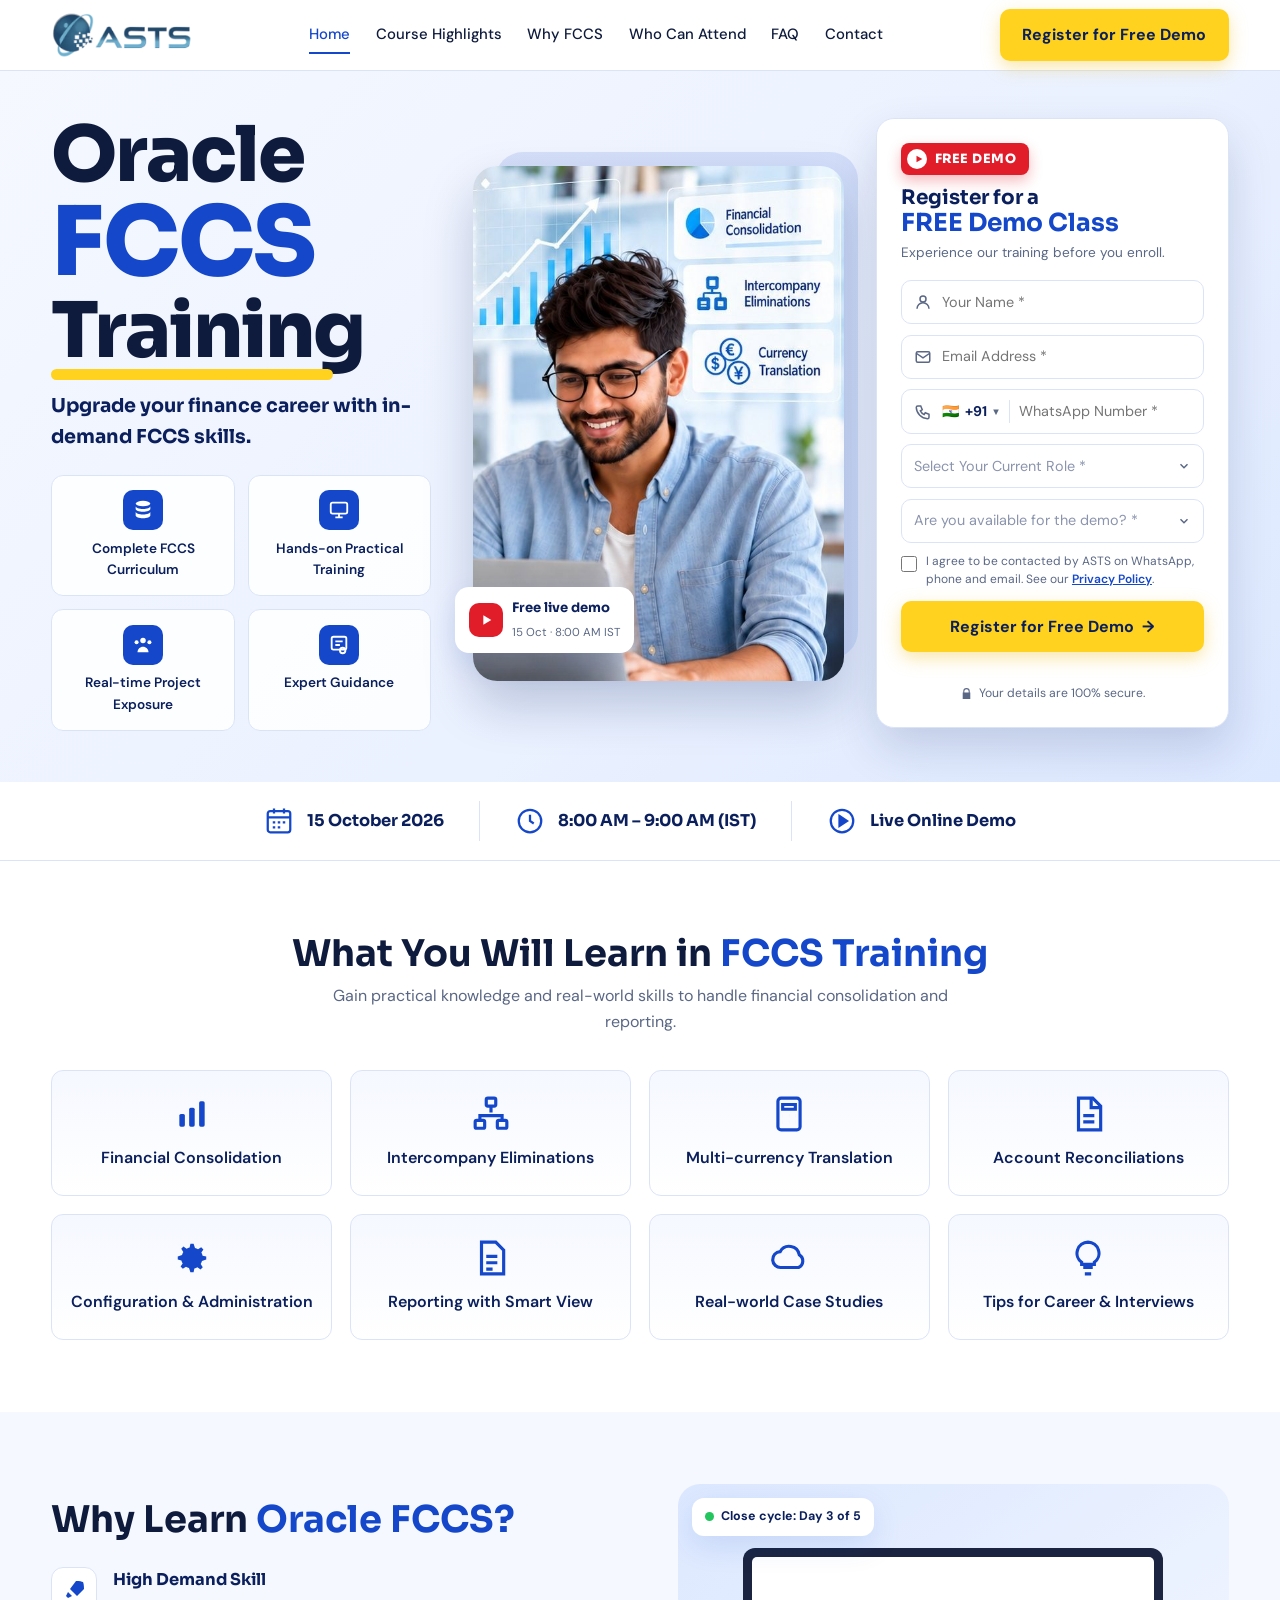
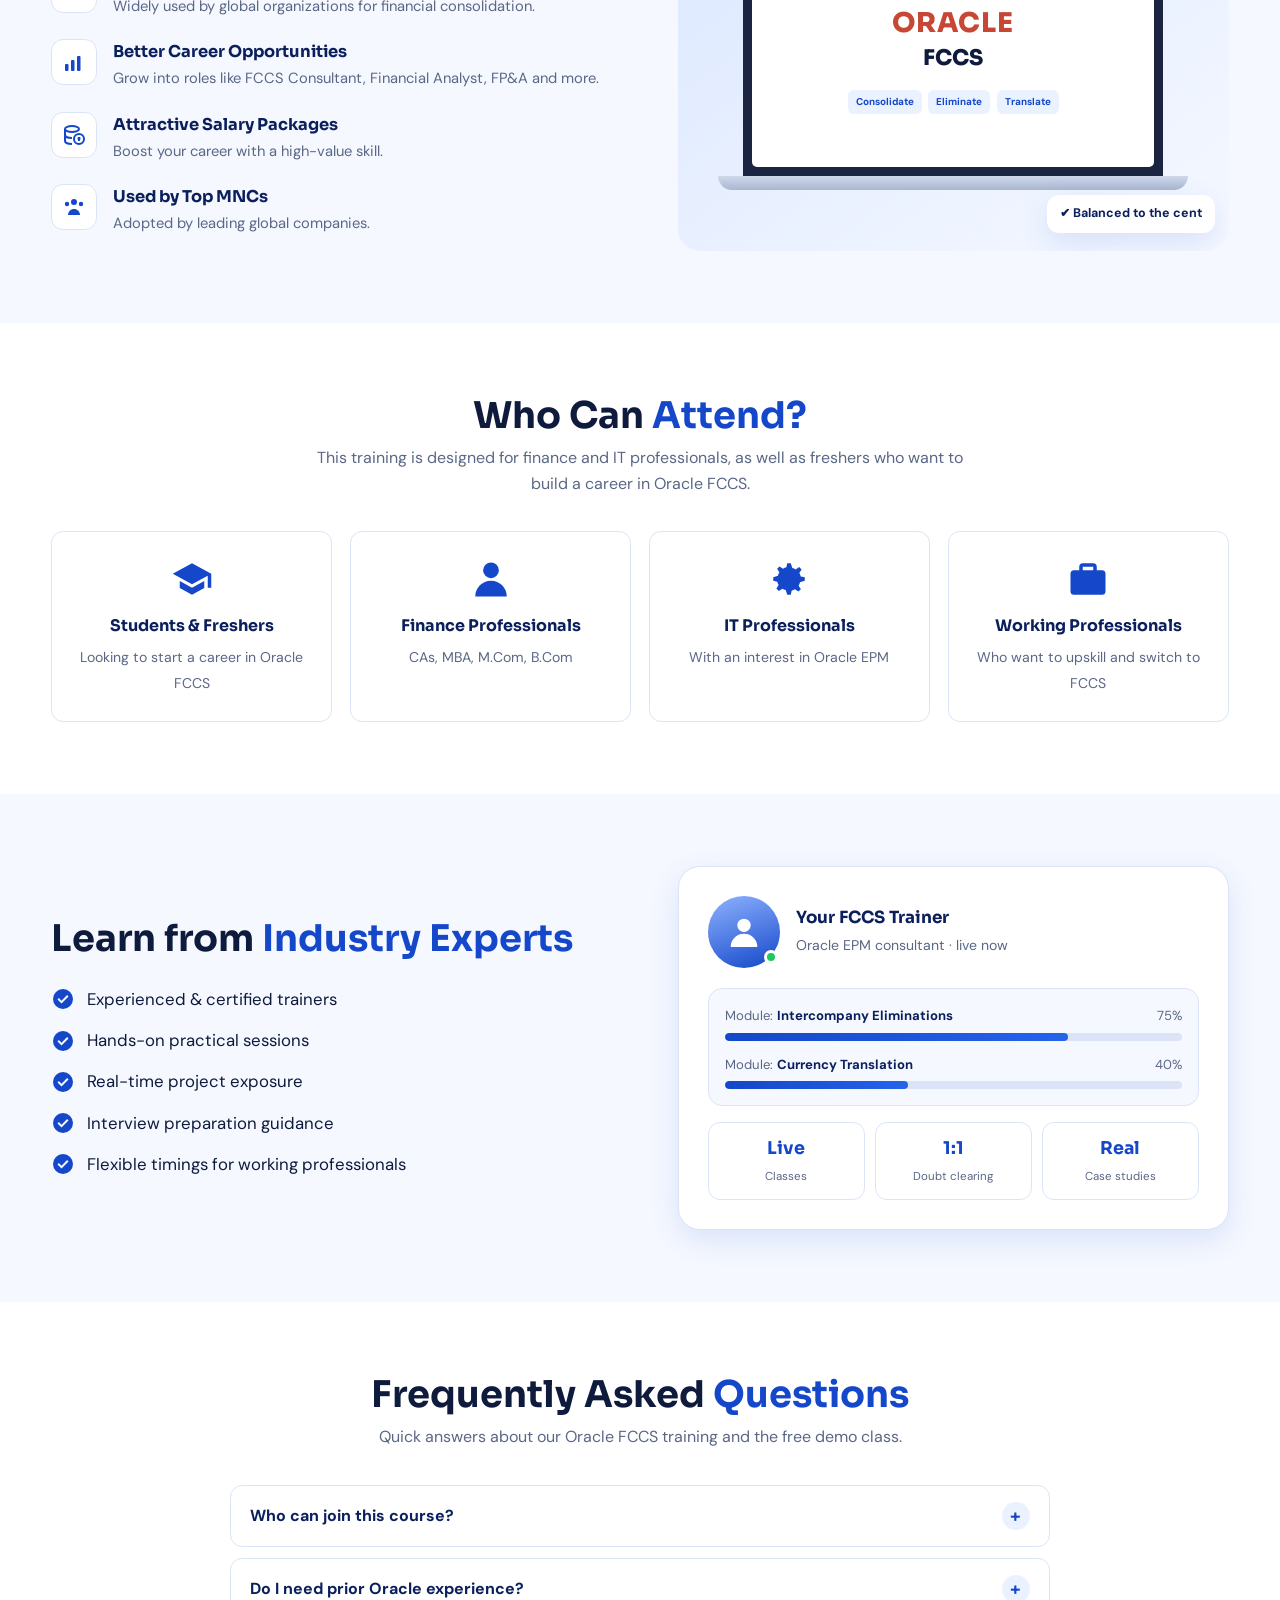
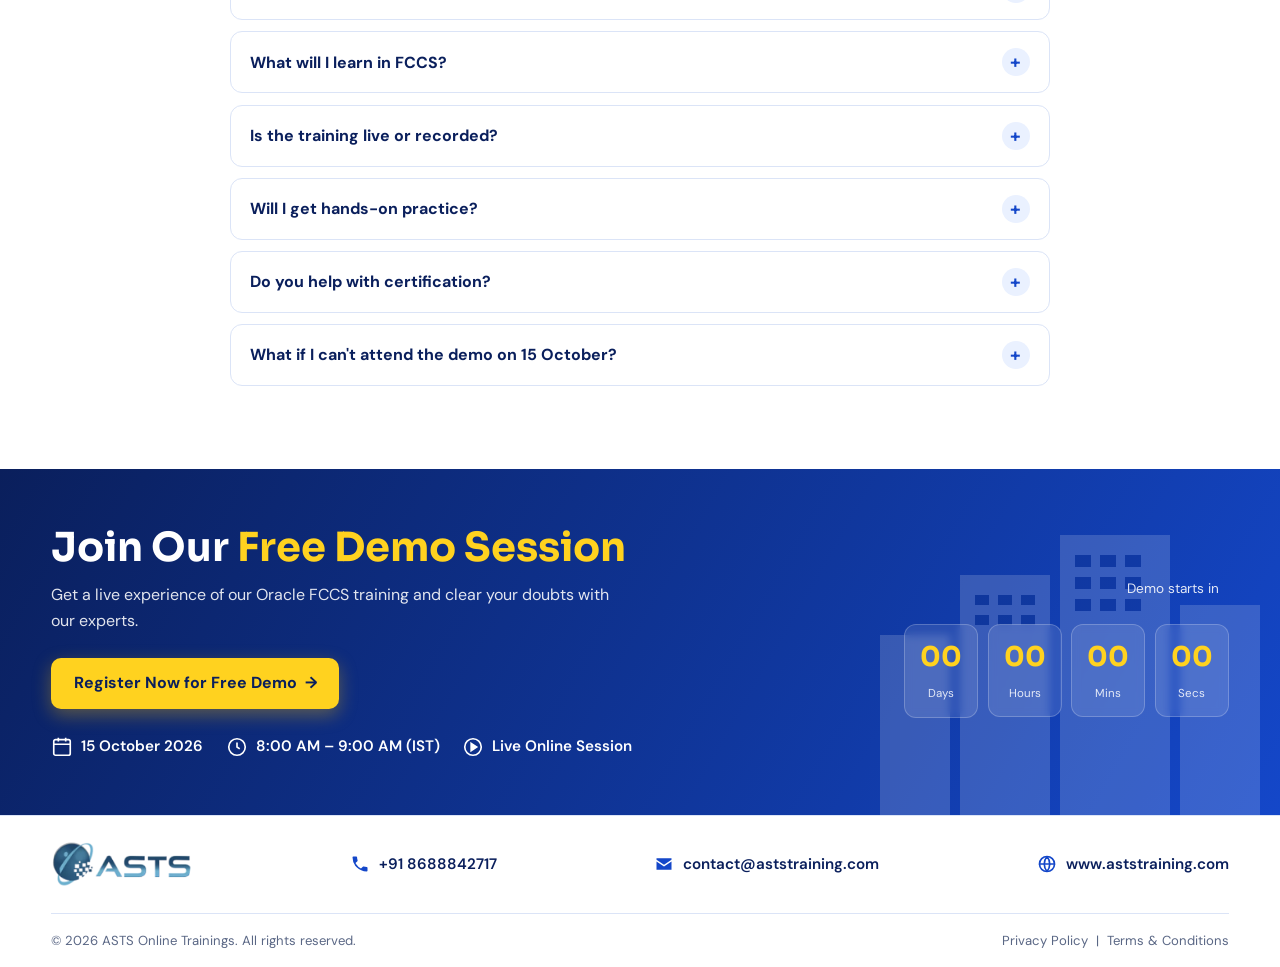
<file: index.html>
<!DOCTYPE html>
<html lang="en">
<head>
<meta charset="UTF-8">
<meta name="viewport" content="width=device-width, initial-scale=1, viewport-fit=cover">
<title>Oracle FCCS Training | Free Demo Class | ASTS Online Trainings</title>
<meta name="description" content="Live online Oracle FCCS training: financial consolidation, intercompany eliminations and currency translation with real-world projects. Register for the free demo class.">

<!-- =========================================================
     CONFIG — the ONLY place you need to edit
     ========================================================= -->
<script>
  window.ASTS_CONFIG = {
    COURSE: 'FCCS',   // tells the Apps Script which course this lead is for
    // Paste your Apps Script Web App URL here (ends with /exec). Same URL as the EPBCS page.
    APPS_SCRIPT_URL: 'https://script.google.com/macros/s/AKfycbwzFowSqoreQyQinjeK4j80ZONpkn3m1M5NDiYZx1DGZZvMT8YMt_A9mQ6Sr_wegy3I/exec',
    // From Google Ads > Goals > Conversions > your conversion action > Tag setup
    ADS_ID: 'AW-XXXXXXXXX',
    ADS_CONVERSION_LABEL: 'CONVERSION_LABEL',
    // Demo date and time in India (used for the countdown)
    DEMO_START: '2026-10-15T08:00:00+05:30'
  };
</script>

<!-- Google tag (gtag.js) for Google Ads. Loads using the ADS_ID above. -->
<script>
  (function () {
    var id = window.ASTS_CONFIG.ADS_ID;
    if (!id || id.indexOf('XXXX') !== -1) return;
    var s = document.createElement('script');
    s.async = true;
    s.src = 'https://www.googletagmanager.com/gtag/js?id=' + encodeURIComponent(id);
    document.head.appendChild(s);
  })();
  window.dataLayer = window.dataLayer || [];
  function gtag(){ dataLayer.push(arguments); }
  gtag('js', new Date());
  gtag('config', window.ASTS_CONFIG.ADS_ID, { allow_enhanced_conversions: true });
</script>

<link rel="preconnect" href="https://fonts.googleapis.com">
<link rel="preconnect" href="https://fonts.gstatic.com" crossorigin>
<link href="https://fonts.googleapis.com/css2?family=Sora:wght@600;700;800&family=DM+Sans:wght@400;500;600;700&display=swap" rel="stylesheet">
<style>
/* ===================== 1. TOKENS ===================== */
:root{
  --navy:#0a1f5c; --blue:#1447c9; --blue-2:#2563eb; --sky:#eaf1ff; --sky-2:#f5f8ff;
  --yellow:#ffd21f; --yellow-dark:#f2b705; --ink:#0f1b3d; --muted:#5a6785; --line:#dbe4f7;
  --white:#fff; --radius-lg:18px; --radius-md:12px; --shadow:0 10px 30px rgba(20,71,201,.12);
  --font-head:"Sora","Segoe UI",Arial,sans-serif; --font-body:"DM Sans","Segoe UI",Arial,sans-serif;
}
*,*::before,*::after{box-sizing:border-box;margin:0;padding:0}
html{scroll-behavior:smooth;scroll-padding-top:80px}
body{font-family:var(--font-body);color:var(--ink);background:var(--white);line-height:1.6;overflow-x:hidden}
img,svg{max-width:100%;display:block}
a{color:inherit;text-decoration:none}
button{font:inherit;cursor:pointer;border:none;background:none}
h1,h2,h3{font-family:var(--font-head);line-height:1.15}
.container{width:min(1180px,92%);margin-inline:auto}
:focus-visible{outline:3px solid var(--yellow-dark);outline-offset:3px;border-radius:6px}
.hl{color:var(--blue)}

.btn{display:inline-flex;align-items:center;justify-content:center;gap:.5rem;font-weight:700;border-radius:10px;padding:.8rem 1.4rem;transition:transform .2s,box-shadow .2s,background .2s}
.btn-yellow{background:var(--yellow);color:var(--navy);box-shadow:0 6px 18px rgba(242,183,5,.35)}
.btn-yellow:hover{background:var(--yellow-dark);transform:translateY(-2px)}
.btn svg{width:18px;height:18px}
.btn .arrow{transition:transform .2s}
.btn:hover .arrow{transform:translateX(4px)}

/* ===================== 2. HEADER ===================== */
.header{position:sticky;top:0;z-index:50;background:rgba(255,255,255,.94);backdrop-filter:blur(10px);border-bottom:1px solid var(--line);padding-top:env(safe-area-inset-top,0px)}
.nav{display:flex;align-items:center;justify-content:space-between;height:70px;gap:1rem}
.logo-img{height:46px;width:auto}
.nav-links{display:flex;gap:1.6rem;font-weight:500;font-size:.93rem}
.nav-links a{position:relative;padding:.3rem 0}
.nav-links a::after{content:"";position:absolute;left:0;bottom:-2px;width:0;height:2px;background:var(--blue);transition:width .25s}
.nav-links a:hover::after,.nav-links a.active::after{width:100%}
.nav-links a.active{color:var(--blue)}
.menu-toggle{display:none;width:40px;height:40px;border-radius:8px;background:var(--sky)}
.menu-toggle span{display:block;width:20px;height:2px;background:var(--navy);margin:4px auto}

/* ===================== 3. HERO ===================== */
.hero{background:linear-gradient(135deg,var(--sky-2),var(--sky) 60%,#dce8ff);padding:2.8rem 0 3.2rem;overflow:hidden}
.hero-grid{display:grid;grid-template-columns:1.05fr 1fr .95fr;gap:2rem;align-items:center}
.hero h1{font-size:clamp(3rem,6vw,4.8rem);font-weight:800;letter-spacing:-2px;line-height:1.02}
.hero h1 .big{display:block;color:var(--blue);font-size:1.25em}
.hero h1 .underline{position:relative;display:inline-block}
.hero h1 .underline::after{content:"";position:absolute;left:0;right:10%;bottom:-.12em;height:.14em;background:var(--yellow);border-radius:99px;transform-origin:left;animation:line 1s .9s cubic-bezier(.2,.8,.2,1) both}
.hero-sub{font-family:var(--font-head);font-size:1.2rem;font-weight:700;color:var(--navy);margin:1.3rem 0 1.4rem}
.tiles{display:grid;grid-template-columns:1fr 1fr;gap:.8rem;max-width:380px}
.tile{background:rgba(255,255,255,.85);border:1px solid var(--line);border-radius:var(--radius-md);padding:.9rem .6rem;text-align:center;font-size:.85rem;font-weight:600;color:var(--navy);transition:transform .25s,box-shadow .25s}
.tile:hover{transform:translateY(-4px);box-shadow:var(--shadow)}
.tile .ic{width:40px;height:40px;border-radius:10px;background:var(--blue);color:#fff;display:grid;place-items:center;margin:0 auto .45rem}
.tile .ic svg{width:22px;height:22px}

/* Hero visual: consolidation dashboard */
.hero-visual{position:relative;min-height:380px;display:grid;place-items:center}
.dash{width:100%;max-width:340px;background:#fff;border-radius:16px;box-shadow:0 20px 45px rgba(10,31,92,.18);padding:1.1rem;animation:float 6s ease-in-out infinite}
.dash-head{display:flex;justify-content:space-between;align-items:center;margin-bottom:.8rem}
.dash-head b{font-family:var(--font-head);font-size:.85rem;color:var(--navy)}
.dash-head span{font-size:.65rem;font-weight:700;background:var(--sky);color:var(--blue);padding:.2rem .5rem;border-radius:6px}
.entities{display:grid;grid-template-columns:repeat(3,1fr);gap:.4rem;margin-bottom:.4rem}
.ent{background:var(--sky-2);border:1px solid var(--line);border-radius:8px;padding:.4rem;text-align:center;font-size:.62rem;color:var(--muted)}
.ent b{display:block;font-size:.8rem;color:var(--navy)}
.flow{height:26px}
.flow path{stroke-dasharray:6 6;animation:dash 1.2s linear infinite}
.total{background:linear-gradient(135deg,var(--navy),var(--blue));color:#fff;border-radius:10px;padding:.6rem .8rem;display:flex;justify-content:space-between;align-items:center;font-size:.75rem}
.total b{font-family:var(--font-head);font-size:1.05rem}
.bars{display:flex;align-items:flex-end;gap:6px;height:70px;margin-top:.8rem;border-bottom:1px solid var(--line)}
.bars i{flex:1;border-radius:4px 4px 0 0;background:linear-gradient(180deg,var(--blue-2),var(--blue));transform-origin:bottom;animation:grow 1.1s cubic-bezier(.2,.8,.2,1) both}
.bars i:nth-child(3n){background:linear-gradient(180deg,#ffe066,var(--yellow-dark))}
.chip{position:absolute;background:#fff;border:1px solid var(--line);border-radius:12px;padding:.5rem .7rem;box-shadow:var(--shadow);display:flex;align-items:center;gap:.5rem;font-size:.75rem;font-weight:700;color:var(--navy);white-space:nowrap}
.chip .ci{width:28px;height:28px;border-radius:8px;background:var(--sky);color:var(--blue);display:grid;place-items:center}
.chip .ci svg{width:17px;height:17px}
.chip-1{top:2%;right:-4%;animation:float 5s ease-in-out infinite reverse}
.chip-2{bottom:19%;left:-9%;animation:float 6.5s ease-in-out infinite}
.chip-3{bottom:2%;right:0;animation:float 5.5s .5s ease-in-out infinite reverse}

/* Hero photo (from the poster) */
.hero-photo{position:relative;width:100%;max-width:400px;margin:0 auto}
.hero-photo img{width:100%;height:auto;border-radius:24px;box-shadow:0 24px 50px rgba(10,31,92,.22);animation:zoom 1.2s .1s cubic-bezier(.2,.8,.2,1) both}
.hero-photo::before{content:"";position:absolute;inset:-14px -14px 22px 22px;border-radius:28px;background:linear-gradient(135deg,var(--blue),var(--blue-2));opacity:.12;z-index:-1}
.live-badge{position:absolute;left:-18px;bottom:28px;background:#fff;border-radius:14px;padding:.6rem .85rem;box-shadow:var(--shadow);display:flex;gap:.6rem;align-items:center;animation:float 5s ease-in-out infinite}
.live-badge .rec{width:34px;height:34px;border-radius:10px;background:#e11d2a;color:#fff;display:grid;place-items:center;flex:none}
.live-badge .rec svg{width:16px;height:16px}
.live-badge b{display:block;font-family:var(--font-head);font-size:.82rem;color:var(--navy)}
.live-badge small{font-size:.72rem;color:var(--muted)}
@keyframes zoom{from{opacity:0;transform:scale(.94)}to{opacity:1;transform:none}}

/* Form card */
.form-card{background:#fff;border-radius:var(--radius-lg);padding:1.5rem;box-shadow:0 20px 45px rgba(10,31,92,.16);border:1px solid var(--line);animation:rise .9s .35s cubic-bezier(.2,.8,.2,1) both}
.free-tag{display:inline-flex;align-items:center;gap:.45rem;background:#e11d2a;color:#fff;font-family:var(--font-head);font-weight:800;font-size:.8rem;letter-spacing:.5px;padding:.35rem .8rem .35rem .4rem;border-radius:8px;margin-bottom:.7rem;box-shadow:0 6px 14px rgba(225,29,42,.3)}
.free-tag i{width:20px;height:20px;border-radius:50%;background:#fff;color:#e11d2a;display:grid;place-items:center}
.free-tag i svg{width:10px;height:10px;margin-left:2px}
.form-card h2{font-size:1.25rem;color:var(--navy)}
.form-card h2 span{display:block;color:var(--blue);font-size:1.55rem}
.form-card > p{font-size:.85rem;color:var(--muted);margin:.3rem 0 1rem}
.field{display:flex;gap:.6rem;align-items:center;border:1.5px solid var(--line);border-radius:10px;padding:.6rem .75rem;margin-bottom:.65rem;background:#fff;transition:border-color .2s,box-shadow .2s}
.field:focus-within{border-color:var(--blue);box-shadow:0 0 0 4px rgba(37,99,235,.12)}
.field.error{border-color:#e11d48}
.field > svg{width:18px;height:18px;color:var(--muted);flex:none}
.field input,.field select{border:none;outline:none;width:100%;font:inherit;font-size:.9rem;color:var(--ink);background:transparent;min-width:0}
.field select{cursor:pointer;appearance:none;-webkit-appearance:none}
.field select:invalid{color:#8a94ad}
.field .chev{width:14px;height:14px;color:var(--muted);flex:none;pointer-events:none}
.sr{position:absolute;width:1px;height:1px;overflow:hidden;clip:rect(0 0 0 0);white-space:nowrap}
.cc-wrap{position:relative;flex:none;display:flex;align-items:center;gap:.3rem;font-weight:700;color:var(--navy);font-size:.88rem;padding-right:.5rem;border-right:1.5px solid var(--line);cursor:pointer;white-space:nowrap}
.cc-wrap .caret{font-size:.6rem;color:var(--muted)}
.cc-wrap select{position:absolute;inset:0;width:100%;height:100%;opacity:0;cursor:pointer;font-size:16px}
.cc-wrap:focus-within{outline:2px solid var(--blue);outline-offset:3px;border-radius:4px}
.consent{display:flex;gap:.55rem;align-items:flex-start;font-size:.75rem;color:var(--muted);margin:.2rem 0 .8rem;line-height:1.45}
.consent input{margin-top:.15rem;width:16px;height:16px;accent-color:var(--blue);flex:none}
.consent a{color:var(--blue);font-weight:600;text-decoration:underline}
.consent.error{color:#e11d48}
.hp{position:absolute!important;left:-9999px!important;width:1px;height:1px;overflow:hidden}
.form-card .btn{width:100%}
.btn[disabled]{opacity:.75;cursor:wait;transform:none}
.spinner{width:18px;height:18px;border:2.5px solid rgba(10,31,92,.25);border-top-color:var(--navy);border-radius:50%;animation:spin .7s linear infinite;display:none}
.btn.loading .spinner{display:inline-block}
.btn.loading .arrow{display:none}
.form-msg{font-size:.82rem;margin-top:.6rem;min-height:1.2em;font-weight:600}
.form-msg.ok{color:#15803d}
.form-msg.bad{color:#e11d48}
.secure{display:flex;gap:.35rem;align-items:center;justify-content:center;font-size:.76rem;color:var(--muted);margin-top:.4rem}
.secure svg{width:13px;height:13px}

/* ===================== 4. DATE STRIP ===================== */
.strip{background:#fff;border-bottom:1px solid var(--line)}
.strip-row{display:flex;justify-content:center;align-items:center;flex-wrap:wrap;padding:1.2rem 0}
.strip-item{display:flex;align-items:center;gap:.8rem;padding:.3rem 2.2rem;font-family:var(--font-head);font-weight:700;color:var(--navy);font-size:1.02rem;border-right:1.5px solid var(--line)}
.strip-item:last-child{border-right:none}
.strip-item svg{width:30px;height:30px;color:var(--blue);flex:none}

/* ===================== 5. SECTIONS ===================== */
section{padding:4.5rem 0}
.sec-head{text-align:center;margin-bottom:2.2rem}
.sec-head h2{font-size:clamp(1.7rem,3vw,2.3rem)}
.sec-head p{color:var(--muted);margin:.5rem auto 0;max-width:62ch}
.tint{background:var(--sky-2)}

.learn-grid{display:grid;grid-template-columns:repeat(4,1fr);gap:1.1rem}
.learn{background:linear-gradient(180deg,var(--sky-2),#fff);border:1px solid var(--line);border-radius:var(--radius-md);padding:1.5rem 1rem;text-align:center;font-weight:600;color:var(--navy);transition:transform .3s,box-shadow .3s,border-color .3s}
.learn:hover{transform:translateY(-6px);box-shadow:var(--shadow);border-color:#b9cdf5}
.learn svg{width:38px;height:38px;color:var(--blue);margin:0 auto .8rem;transition:transform .4s}
.learn:hover svg{transform:scale(1.12) rotate(-6deg)}

.split{display:grid;grid-template-columns:1.05fr 1fr;gap:3rem;align-items:center}
.split h2{font-size:clamp(1.7rem,3vw,2.3rem);margin-bottom:1.6rem}
.why-list{list-style:none;display:grid;gap:1.3rem}
.why-list li{display:flex;gap:1rem}
.why-list .wi{width:46px;height:46px;border-radius:12px;background:#fff;border:1px solid var(--line);color:var(--blue);display:grid;place-items:center;flex:none}
.why-list .wi svg{width:24px;height:24px}
.why-list b{display:block;font-family:var(--font-head);color:var(--navy);font-size:1.02rem}
.why-list span{color:var(--muted);font-size:.92rem}

/* Laptop visual */
.laptop-card{background:linear-gradient(145deg,#dce8ff,#f5f8ff);border-radius:22px;padding:4rem 1.8rem 3.8rem;position:relative;overflow:hidden}
.laptop{max-width:420px;margin:0 auto;animation:float 7s ease-in-out infinite}
.screen{background:#1b2440;border-radius:12px 12px 0 0;padding:9px}
.screen-in{background:#fff;border-radius:5px;padding:1rem;min-height:210px;display:grid;place-items:center;text-align:center}
.screen-in .brand{font-family:var(--font-head);font-weight:800;font-size:1.7rem;color:#c74634;letter-spacing:1px;line-height:1}
.screen-in .prod{font-family:var(--font-head);font-weight:800;font-size:1.35rem;color:var(--ink);margin-top:.2rem}
.screen-in .mini{display:flex;gap:.4rem;justify-content:center;margin-top:.9rem}
.screen-in .mini span{font-size:.62rem;font-weight:700;background:var(--sky);color:var(--blue);padding:.25rem .5rem;border-radius:6px}
.base{height:14px;background:linear-gradient(#cfd8ea,#aab6d1);border-radius:0 0 16px 16px;width:112%;margin-left:-6%}
.laptop-card .badge{position:absolute;background:#fff;border-radius:12px;padding:.55rem .8rem;box-shadow:var(--shadow);font-size:.78rem;font-weight:700;color:var(--navy);display:flex;gap:.45rem;align-items:center}
.laptop-card .b1{top:14px;left:14px;animation:float 5s ease-in-out infinite reverse}
.laptop-card .b2{bottom:18px;right:14px;animation:float 6s ease-in-out infinite}
.dot{width:9px;height:9px;border-radius:50%;background:#22c55e;animation:pulse 2s infinite}

.attend-grid{display:grid;grid-template-columns:repeat(4,1fr);gap:1.1rem}
.attend{border:1px solid var(--line);border-radius:var(--radius-md);padding:1.6rem 1.1rem;text-align:center;background:#fff;transition:transform .3s,box-shadow .3s}
.attend:hover{transform:translateY(-6px);box-shadow:var(--shadow)}
.attend svg{width:42px;height:42px;color:var(--blue);margin:0 auto .8rem}
.attend b{display:block;font-family:var(--font-head);color:var(--navy);margin-bottom:.35rem}
.attend span{color:var(--muted);font-size:.88rem}

.check-list{list-style:none;display:grid;gap:.9rem}
.check-list li{display:flex;gap:.75rem;align-items:center;font-size:1.05rem;color:var(--ink)}
.check-list svg{width:24px;height:24px;color:var(--blue);flex:none}

/* Trainer card visual */
.trainer-card{background:#fff;border:1px solid var(--line);border-radius:22px;box-shadow:var(--shadow);padding:1.8rem;position:relative}
.t-top{display:flex;gap:1rem;align-items:center;margin-bottom:1.3rem}
.avatar{width:72px;height:72px;border-radius:50%;background:linear-gradient(160deg,#8fb3ff,var(--blue));display:grid;place-items:center;color:#fff;flex:none;position:relative}
.avatar svg{width:40px;height:40px}
.avatar::after{content:"";position:absolute;right:2px;bottom:4px;width:14px;height:14px;border-radius:50%;background:#22c55e;border:3px solid #fff}
.t-top b{display:block;font-family:var(--font-head);color:var(--navy);font-size:1.05rem}
.t-top span{color:var(--muted);font-size:.88rem}
.session{background:var(--sky-2);border:1px solid var(--line);border-radius:14px;padding:1rem}
.session-row{display:flex;justify-content:space-between;font-size:.82rem;color:var(--muted);margin-bottom:.4rem}
.session-row b{color:var(--navy)}
.progress{height:8px;background:#dbe4f7;border-radius:99px;overflow:hidden}
.progress i{display:block;height:100%;width:0;background:linear-gradient(90deg,var(--blue),var(--blue-2));border-radius:99px;transition:width 1.6s cubic-bezier(.2,.8,.2,1)}
.reveal.show .progress i{width:var(--w)}
.t-stats{display:grid;grid-template-columns:repeat(3,1fr);gap:.6rem;margin-top:1rem;text-align:center}
.t-stats div{border:1px solid var(--line);border-radius:12px;padding:.7rem .3rem}
.t-stats b{display:block;font-family:var(--font-head);color:var(--blue);font-size:1.1rem}
.t-stats span{font-size:.72rem;color:var(--muted)}

/* FAQ */
.faq-wrap{max-width:820px;margin:0 auto}
.faq-item{background:#fff;border:1px solid var(--line);border-radius:var(--radius-md);margin-bottom:.7rem;transition:box-shadow .3s,border-color .3s}
.faq-item.open{box-shadow:var(--shadow);border-color:#b9cdf5}
.faq-q{width:100%;display:flex;justify-content:space-between;align-items:center;gap:1rem;padding:1rem 1.2rem;font-weight:700;color:var(--navy);text-align:left;font-size:1rem}
.faq-q .plus{flex:none;width:28px;height:28px;border-radius:50%;background:var(--sky);color:var(--blue);display:grid;place-items:center;font-size:1.15rem;transition:transform .3s,background .3s,color .3s}
.faq-item.open .plus{transform:rotate(45deg);background:var(--blue);color:#fff}
.faq-a{display:grid;grid-template-rows:0fr;transition:grid-template-rows .35s ease}
.faq-a > div{overflow:hidden}
.faq-a p{color:var(--muted);padding:0 1.2rem 1.1rem;font-size:.95rem}
.faq-item.open .faq-a{grid-template-rows:1fr}

/* ===================== 6. JOIN BANNER ===================== */
.join{background:linear-gradient(120deg,var(--navy),var(--blue));color:#fff;padding:0;overflow:hidden;position:relative}
.join .container{display:grid;grid-template-columns:1.4fr 1fr;gap:2rem;align-items:center;padding:3.5rem 0}
.join h2{font-size:clamp(1.8rem,3.4vw,2.5rem)}
.join h2 em{font-style:normal;color:var(--yellow)}
.join p{opacity:.88;margin:.7rem 0 1.5rem;max-width:52ch}
.join-meta{display:flex;flex-wrap:wrap;gap:1.4rem;margin-top:1.6rem;font-weight:600;font-size:.95rem}
.join-meta div{display:flex;gap:.5rem;align-items:center}
.join-meta svg{width:22px;height:22px}
.countdown{display:flex;gap:.6rem;justify-content:flex-end}
.cd{background:rgba(255,255,255,.1);border:1px solid rgba(255,255,255,.22);border-radius:12px;padding:.7rem .9rem;text-align:center;min-width:74px;backdrop-filter:blur(4px)}
.cd b{display:block;font-family:var(--font-head);font-size:1.7rem;color:var(--yellow)}
.cd small{font-size:.72rem;opacity:.85}
.cd-label{text-align:right;font-size:.85rem;opacity:.85;margin-bottom:.6rem}
.skyline{position:absolute;right:0;bottom:0;width:420px;opacity:.16;pointer-events:none}

/* ===================== 7. FOOTER ===================== */
.footer{background:#fff;border-top:1px solid var(--line)}
.f-top{display:flex;flex-wrap:wrap;gap:1.5rem 2.5rem;align-items:center;justify-content:space-between;padding:1.6rem 0}
.f-contact{display:flex;gap:.55rem;align-items:center;font-weight:600;color:var(--navy);font-size:.95rem}
.f-contact svg{width:20px;height:20px;color:var(--blue)}
.f-contact:hover{color:var(--blue)}
.f-bottom{border-top:1px solid var(--line);display:flex;flex-wrap:wrap;justify-content:space-between;gap:.5rem;padding:1rem 0 calc(1rem + env(safe-area-inset-bottom,0px));font-size:.82rem;color:var(--muted)}
.f-bottom a:hover{color:var(--blue);text-decoration:underline}

/* Floating mobile CTA */
.mobile-cta{display:none}

/* ===================== 8. ANIMATIONS ===================== */
@keyframes float{0%,100%{transform:translateY(0)}50%{transform:translateY(-12px)}}
@keyframes grow{from{transform:scaleY(0)}to{transform:scaleY(1)}}
@keyframes rise{from{opacity:0;transform:translateY(24px)}to{opacity:1;transform:none}}
@keyframes line{from{transform:scaleX(0)}to{transform:scaleX(1)}}
@keyframes dash{to{stroke-dashoffset:-12}}
@keyframes spin{to{transform:rotate(360deg)}}
@keyframes pulse{0%{box-shadow:0 0 0 0 rgba(34,197,94,.6)}70%{box-shadow:0 0 0 9px rgba(34,197,94,0)}100%{box-shadow:0 0 0 0 rgba(34,197,94,0)}}
.hero-anim > *{animation:rise .8s cubic-bezier(.2,.8,.2,1) both}
.hero-anim > *:nth-child(2){animation-delay:.12s}
.hero-anim > *:nth-child(3){animation-delay:.24s}
.hero-visual{animation:rise .9s .2s cubic-bezier(.2,.8,.2,1) both}
.reveal{opacity:0;transform:translateY(30px);transition:opacity .7s ease,transform .7s ease}
.reveal.show{opacity:1;transform:none}
@media (prefers-reduced-motion:reduce){
  *,*::before,*::after{animation:none!important;transition:none!important;scroll-behavior:auto!important}
  .reveal{opacity:1;transform:none}
  .progress i{width:var(--w)}
}

/* ===================== 9. RESPONSIVE ===================== */
@media (max-width:1080px){
  .hero-grid{grid-template-columns:1fr 1fr}
  .hero-visual{display:none}
  .learn-grid,.attend-grid{grid-template-columns:repeat(2,1fr)}
  .nav-links{gap:1.1rem;font-size:.88rem}
}
@media (max-width:860px){
  .nav-links{position:absolute;top:70px;left:0;right:0;flex-direction:column;gap:0;background:#fff;border-bottom:1px solid var(--line);max-height:0;overflow:hidden;transition:max-height .35s}
  .nav-links a{padding:.9rem 4%}
  .nav-links.open{max-height:420px}
  .menu-toggle{display:block}
  .nav > .btn{display:none}
  .hero-grid,.split,.join .container{grid-template-columns:1fr}
  .hero-visual{display:block;min-height:0;order:3}
  .form-card{order:2}
  .hero-photo{max-width:340px}
  .live-badge{left:-6px}
  .tiles{max-width:none}
  .strip-item{padding:.4rem 1.2rem;font-size:.92rem}
  .countdown{justify-content:flex-start}
  .cd-label{text-align:left}
  .skyline{display:none}
  .mobile-cta{display:flex;position:fixed;left:0;right:0;bottom:0;z-index:60;padding:.7rem 4% calc(.7rem + env(safe-area-inset-bottom,0px));background:rgba(255,255,255,.96);border-top:1px solid var(--line);transform:translateY(110%);transition:transform .3s}
  .mobile-cta.show{transform:none}
  .mobile-cta .btn{width:100%}
}
@media (max-width:520px){
  .learn-grid,.attend-grid{grid-template-columns:1fr 1fr;gap:.7rem}
  .learn{padding:1.1rem .6rem;font-size:.88rem}
  .strip-item{border-right:none;width:100%;justify-content:center}
  .t-stats{grid-template-columns:1fr 1fr 1fr}
  .f-top{flex-direction:column;align-items:flex-start}
}
</style>
</head>
<body>

<!-- ===================== HEADER ===================== -->
<header class="header">
  <nav class="container nav" aria-label="Main">
    <a href="#home" aria-label="ASTS Online Trainings home"><img class="logo-img" id="brandLogo" src="[data-uri]" alt="ASTS Online Trainings" width="141" height="46"></a>
    <div class="nav-links" id="navLinks">
      <a href="#home" class="active">Home</a>
      <a href="#learn">Course Highlights</a>
      <a href="#why">Why FCCS</a>
      <a href="#attend">Who Can Attend</a>
      <a href="#faq">FAQ</a>
      <a href="#contact">Contact</a>
    </div>
    <a href="#register" class="btn btn-yellow">Register for Free Demo</a>
    <button class="menu-toggle" id="menuToggle" aria-label="Open menu" aria-expanded="false"><span></span><span></span><span></span></button>
  </nav>
</header>

<main>
<!-- ===================== HERO ===================== -->
<section class="hero" id="home">
  <div class="container hero-grid">
    <div class="hero-anim">
      <h1>Oracle <span class="big">FCCS</span> <span class="underline">Training</span></h1>
      <p class="hero-sub">Upgrade your finance career with in-demand FCCS skills.</p>
      <div class="tiles">
        <div class="tile"><span class="ic"><svg viewBox="0 0 24 24" fill="currentColor"><ellipse cx="12" cy="5" rx="8" ry="3"/><path d="M4 8c0 1.7 3.6 3 8 3s8-1.3 8-3v3c0 1.7-3.6 3-8 3s-8-1.3-8-3zm0 6c0 1.7 3.6 3 8 3s8-1.3 8-3v4c0 1.7-3.6 3-8 3s-8-1.3-8-3z"/></svg></span>Complete FCCS Curriculum</div>
        <div class="tile"><span class="ic"><svg viewBox="0 0 24 24" fill="none" stroke="currentColor" stroke-width="2"><rect x="3" y="4" width="18" height="12" rx="2"/><path d="M8 20h8M12 16v4"/></svg></span>Hands-on Practical Training</div>
        <div class="tile"><span class="ic"><svg viewBox="0 0 24 24" fill="currentColor"><circle cx="12" cy="7" r="3"/><circle cx="5" cy="9" r="2.2"/><circle cx="19" cy="9" r="2.2"/><path d="M6 20c0-3.3 2.7-6 6-6s6 2.7 6 6z"/></svg></span>Real-time Project Exposure</div>
        <div class="tile"><span class="ic"><svg viewBox="0 0 24 24" fill="none" stroke="currentColor" stroke-width="2"><rect x="4" y="3" width="16" height="14" rx="2"/><path d="M8 8h8M8 12h5"/><circle cx="16" cy="18" r="3"/></svg></span>Expert Guidance</div>
      </div>
    </div>

    <!-- Hero photo from the ASTS poster -->
    <div class="hero-visual">
      <div class="hero-photo">
        <img src="[data-uri]" alt="Learner studying Oracle FCCS: financial consolidation, intercompany eliminations and currency translation" width="562" height="780">
        <div class="live-badge" aria-hidden="true">
          <span class="rec"><svg viewBox="0 0 24 24" fill="currentColor"><path d="M8 5l12 7-12 7z"/></svg></span>
          <span><b>Free live demo</b><small>15 Oct &middot; 8:00 AM IST</small></span>
        </div>
      </div>
    </div>

    <!-- Registration form -->
    <aside class="form-card" id="register">
      <span class="free-tag"><i><svg viewBox="0 0 24 24" fill="currentColor"><path d="M6 4l14 8-14 8z"/></svg></i>FREE DEMO</span>
      <h2>Register for a <span>FREE Demo Class</span></h2>
      <p>Experience our training before you enroll.</p>
      <form id="demoForm" novalidate>
        <div class="field">
          <svg viewBox="0 0 24 24" fill="none" stroke="currentColor" stroke-width="2"><circle cx="12" cy="8" r="4"/><path d="M4 21c0-4.4 3.6-8 8-8s8 3.6 8 8"/></svg>
          <label for="fname" class="sr">Your name</label>
          <input id="fname" name="name" placeholder="Your Name *" autocomplete="name" required>
        </div>
        <div class="field">
          <svg viewBox="0 0 24 24" fill="none" stroke="currentColor" stroke-width="2"><rect x="3" y="5" width="18" height="14" rx="2"/><path d="M3 7l9 6 9-6"/></svg>
          <label for="email" class="sr">Email address</label>
          <input id="email" name="email" type="email" placeholder="Email Address *" autocomplete="email" required>
        </div>
        <div class="field">
          <svg viewBox="0 0 24 24" fill="none" stroke="currentColor" stroke-width="2"><path d="M5 4h4l2 5-2.5 1.5a11 11 0 0 0 5 5L15 13l5 2v4a2 2 0 0 1-2 2A16 16 0 0 1 3 6a2 2 0 0 1 2-2"/></svg>
          <label class="cc-wrap" for="country" title="Choose your country code">
            <span id="ccFlag" aria-hidden="true">🇮🇳</span><span id="ccCode">+91</span><span class="caret" aria-hidden="true">▼</span>
            <select id="country" name="country" aria-label="Country code"></select>
          </label>
          <label for="phone" class="sr">WhatsApp number</label>
          <input id="phone" name="phone" type="tel" inputmode="numeric" maxlength="15" placeholder="WhatsApp Number *" autocomplete="tel-national" required>
        </div>
        <div class="field">
          <label for="role" class="sr">Your current role</label>
          <select id="role" name="role" required>
            <option value="" disabled selected>Select Your Current Role *</option>
            <option>Student / Fresher</option>
            <option>Finance Professional (CA, MBA, M.Com, B.Com)</option>
            <option>IT Professional</option>
            <option>Working Professional (switching to FCCS)</option>
            <option>Oracle EPM Consultant</option>
            <option>Other</option>
          </select>
          <svg class="chev" viewBox="0 0 24 24" fill="none" stroke="currentColor" stroke-width="2.5"><path d="M6 9l6 6 6-6"/></svg>
        </div>
        <div class="field">
          <label for="availability" class="sr">Are you available for the demo?</label>
          <select id="availability" name="availability" required>
            <option value="" disabled selected>Are you available for the demo? *</option>
            <option>Yes, I will attend on 15 October</option>
            <option>No, please share the next demo date</option>
            <option>Not sure yet</option>
          </select>
          <svg class="chev" viewBox="0 0 24 24" fill="none" stroke="currentColor" stroke-width="2.5"><path d="M6 9l6 6 6-6"/></svg>
        </div>

        <label class="consent" id="consentWrap">
          <input type="checkbox" id="consent" name="consent" required>
          <span>I agree to be contacted by ASTS on WhatsApp, phone and email. See our <a href="privacy-policy.html" target="_blank" rel="noopener">Privacy Policy</a>.</span>
        </label>

        <div class="hp" aria-hidden="true">
          <label for="website">Leave this empty</label>
          <input type="text" id="website" name="website" tabindex="-1" autocomplete="off">
        </div>
        <input type="hidden" name="gclid"><input type="hidden" name="utm_source"><input type="hidden" name="utm_medium">
        <input type="hidden" name="utm_campaign"><input type="hidden" name="utm_term"><input type="hidden" name="page_url"><input type="hidden" name="submitted_at">

        <button type="submit" class="btn btn-yellow" id="submitBtn"><span class="spinner" aria-hidden="true"></span><span class="btn-label">Register for Free Demo</span><span class="arrow" aria-hidden="true">→</span></button>
        <p class="form-msg" id="formMsg" role="status"></p>
        <p class="secure"><svg viewBox="0 0 24 24" fill="currentColor"><path d="M6 10V8a6 6 0 1 1 12 0v2h1v12H5V10zm2 0h8V8a4 4 0 1 0-8 0z"/></svg>Your details are 100% secure.</p>
      </form>
    </aside>
  </div>
</section>

<!-- ===================== DATE STRIP ===================== -->
<div class="strip">
  <div class="container strip-row reveal">
    <div class="strip-item"><svg viewBox="0 0 24 24" fill="none" stroke="currentColor" stroke-width="1.8"><rect x="3" y="4" width="18" height="17" rx="2"/><path d="M3 9h18M8 2v4M16 2v4M7 13h2M11 13h2M15 13h2M7 17h2M11 17h2"/></svg>15 October 2026</div>
    <div class="strip-item"><svg viewBox="0 0 24 24" fill="none" stroke="currentColor" stroke-width="1.8"><circle cx="12" cy="12" r="9"/><path d="M12 7v5l3 2"/></svg>8:00 AM – 9:00 AM (IST)</div>
    <div class="strip-item"><svg viewBox="0 0 24 24" fill="none" stroke="currentColor" stroke-width="1.8"><circle cx="12" cy="12" r="9"/><path d="M10 8l6 4-6 4z" fill="currentColor"/></svg>Live Online Demo</div>
  </div>
</div>

<!-- ===================== WHAT YOU WILL LEARN ===================== -->
<section id="learn">
  <div class="container">
    <div class="sec-head reveal">
      <h2>What You Will Learn in <span class="hl">FCCS Training</span></h2>
      <p>Gain practical knowledge and real-world skills to handle financial consolidation and reporting.</p>
    </div>
    <div class="learn-grid">
      <div class="learn reveal"><svg viewBox="0 0 24 24" fill="currentColor"><rect x="4" y="12" width="3.5" height="8" rx="1"/><rect x="10.2" y="8" width="3.5" height="12" rx="1"/><rect x="16.5" y="4" width="3.5" height="16" rx="1"/></svg>Financial Consolidation</div>
      <div class="learn reveal"><svg viewBox="0 0 24 24" fill="none" stroke="currentColor" stroke-width="2"><rect x="9" y="2" width="6" height="5" rx="1"/><rect x="2" y="16" width="6" height="5" rx="1"/><rect x="16" y="16" width="6" height="5" rx="1"/><path d="M12 7v4M5 16v-3h14v3"/></svg>Intercompany Eliminations</div>
      <div class="learn reveal"><svg viewBox="0 0 24 24" fill="none" stroke="currentColor" stroke-width="2"><rect x="5" y="2" width="14" height="20" rx="2"/><path d="M8 6h8v3H8zM8 13h.01M12 13h.01M16 13h.01M8 17h.01M12 17h.01M16 17h.01"/></svg>Multi-currency Translation</div>
      <div class="learn reveal"><svg viewBox="0 0 24 24" fill="none" stroke="currentColor" stroke-width="2"><path d="M6 2h9l5 5v15H6z"/><path d="M14 2v6h6M9 13h7M9 17h7"/></svg>Account Reconciliations</div>
      <div class="learn reveal"><svg viewBox="0 0 24 24" fill="currentColor"><path d="M12 8a4 4 0 1 0 0 8 4 4 0 0 0 0-8zm9 5v-2l-2.3-.5a7 7 0 0 0-.8-1.9l1.3-2-1.4-1.4-2 1.3a7 7 0 0 0-1.9-.8L13 3h-2l-.5 2.3a7 7 0 0 0-1.9.8l-2-1.3-1.4 1.4 1.3 2a7 7 0 0 0-.8 1.9L3 11v2l2.3.5c.2.7.4 1.3.8 1.9l-1.3 2 1.4 1.4 2-1.3c.6.4 1.2.6 1.9.8L11 21h2l.5-2.3c.7-.2 1.3-.4 1.9-.8l2 1.3 1.4-1.4-1.3-2c.4-.6.6-1.2.8-1.9z"/></svg>Configuration &amp; Administration</div>
      <div class="learn reveal"><svg viewBox="0 0 24 24" fill="none" stroke="currentColor" stroke-width="2"><path d="M6 2h9l5 5v15H6z"/><path d="M9 11h7M9 15h7M9 19h4"/></svg>Reporting with Smart View</div>
      <div class="learn reveal"><svg viewBox="0 0 24 24" fill="none" stroke="currentColor" stroke-width="2"><path d="M7 18a5 5 0 0 1-.6-10A6.5 6.5 0 0 1 18.5 10 4.5 4.5 0 0 1 18 18z"/></svg>Real-world Case Studies</div>
      <div class="learn reveal"><svg viewBox="0 0 24 24" fill="none" stroke="currentColor" stroke-width="2"><path d="M9 18h6M10 22h4M12 2a7 7 0 0 0-4 12.7V16h8v-1.3A7 7 0 0 0 12 2z"/></svg>Tips for Career &amp; Interviews</div>
    </div>
  </div>
</section>

<!-- ===================== WHY FCCS ===================== -->
<section class="tint" id="why">
  <div class="container split">
    <div class="reveal">
      <h2>Why Learn <span class="hl">Oracle FCCS?</span></h2>
      <ul class="why-list">
        <li><span class="wi"><svg viewBox="0 0 24 24" fill="currentColor"><path d="M14 3c3.5 0 6 .5 7 1 .5 1 1 3.5 1 7l-7 7-4-4-3-3zM6 14l4 4-4 2-2-2z"/></svg></span><div><b>High Demand Skill</b><span>Widely used by global organizations for financial consolidation.</span></div></li>
        <li><span class="wi"><svg viewBox="0 0 24 24" fill="currentColor"><rect x="3" y="14" width="3.5" height="7" rx="1"/><rect x="9" y="10" width="3.5" height="11" rx="1"/><rect x="15" y="6" width="3.5" height="15" rx="1"/></svg></span><div><b>Better Career Opportunities</b><span>Grow into roles like FCCS Consultant, Financial Analyst, FP&amp;A and more.</span></div></li>
        <li><span class="wi"><svg viewBox="0 0 24 24" fill="none" stroke="currentColor" stroke-width="2"><ellipse cx="10" cy="6" rx="7" ry="3"/><path d="M3 6v6c0 1.7 3.1 3 7 3M3 12v6c0 1.7 3.1 3 7 3"/><circle cx="17" cy="16" r="5"/><path d="M17 14v4M15.5 15.5h3"/></svg></span><div><b>Attractive Salary Packages</b><span>Boost your career with a high-value skill.</span></div></li>
        <li><span class="wi"><svg viewBox="0 0 24 24" fill="currentColor"><circle cx="12" cy="7" r="3"/><circle cx="5" cy="9" r="2.2"/><circle cx="19" cy="9" r="2.2"/><path d="M6 20c0-3.3 2.7-6 6-6s6 2.7 6 6z"/></svg></span><div><b>Used by Top MNCs</b><span>Adopted by leading global companies.</span></div></li>
      </ul>
    </div>
    <div class="laptop-card reveal" aria-hidden="true">
      <div class="badge b1"><span class="dot"></span>Close cycle: Day 3 of 5</div>
      <div class="laptop">
        <div class="screen"><div class="screen-in"><div>
          <div class="brand">ORACLE</div>
          <div class="prod">FCCS</div>
          <div class="mini"><span>Consolidate</span><span>Eliminate</span><span>Translate</span></div>
        </div></div></div>
        <div class="base"></div>
      </div>
      <div class="badge b2">✔ Balanced to the cent</div>
    </div>
  </div>
</section>

<!-- ===================== WHO CAN ATTEND ===================== -->
<section id="attend">
  <div class="container">
    <div class="sec-head reveal">
      <h2>Who Can <span class="hl">Attend?</span></h2>
      <p>This training is designed for finance and IT professionals, as well as freshers who want to build a career in Oracle FCCS.</p>
    </div>
    <div class="attend-grid">
      <div class="attend reveal"><svg viewBox="0 0 24 24" fill="currentColor"><path d="M12 3L1 9l11 6 9-4.9V17h2V9z"/><path d="M5 13.2v4L12 21l7-3.8v-4L12 17z"/></svg><b>Students &amp; Freshers</b><span>Looking to start a career in Oracle FCCS</span></div>
      <div class="attend reveal"><svg viewBox="0 0 24 24" fill="currentColor"><circle cx="12" cy="7" r="4.5"/><path d="M3 22c0-5 4-9 9-9s9 4 9 9z"/></svg><b>Finance Professionals</b><span>CAs, MBA, M.Com, B.Com</span></div>
      <div class="attend reveal"><svg viewBox="0 0 24 24" fill="currentColor"><path d="M12 8a4 4 0 1 0 0 8 4 4 0 0 0 0-8zm9 5v-2l-2.3-.5a7 7 0 0 0-.8-1.9l1.3-2-1.4-1.4-2 1.3a7 7 0 0 0-1.9-.8L13 3h-2l-.5 2.3a7 7 0 0 0-1.9.8l-2-1.3-1.4 1.4 1.3 2a7 7 0 0 0-.8 1.9L3 11v2l2.3.5c.2.7.4 1.3.8 1.9l-1.3 2 1.4 1.4 2-1.3c.6.4 1.2.6 1.9.8L11 21h2l.5-2.3c.7-.2 1.3-.4 1.9-.8l2 1.3 1.4-1.4-1.3-2c.4-.6.6-1.2.8-1.9z"/></svg><b>IT Professionals</b><span>With an interest in Oracle EPM</span></div>
      <div class="attend reveal"><svg viewBox="0 0 24 24" fill="currentColor"><path d="M9 3h6a2 2 0 0 1 2 2v2h3a2 2 0 0 1 2 2v10a2 2 0 0 1-2 2H4a2 2 0 0 1-2-2V9a2 2 0 0 1 2-2h3V5a2 2 0 0 1 2-2zm0 4h6V5H9z"/></svg><b>Working Professionals</b><span>Who want to upskill and switch to FCCS</span></div>
    </div>
  </div>
</section>

<!-- ===================== INDUSTRY EXPERTS ===================== -->
<section class="tint" id="experts">
  <div class="container split">
    <div class="reveal">
      <h2>Learn from <span class="hl">Industry Experts</span></h2>
      <ul class="check-list">
        <li><svg viewBox="0 0 24 24" fill="currentColor"><path d="M12 2a10 10 0 1 0 0 20 10 10 0 0 0 0-20zm-1.5 14.5-4-4 1.4-1.4 2.6 2.6 5.6-5.6 1.4 1.4z"/></svg>Experienced &amp; certified trainers</li>
        <li><svg viewBox="0 0 24 24" fill="currentColor"><path d="M12 2a10 10 0 1 0 0 20 10 10 0 0 0 0-20zm-1.5 14.5-4-4 1.4-1.4 2.6 2.6 5.6-5.6 1.4 1.4z"/></svg>Hands-on practical sessions</li>
        <li><svg viewBox="0 0 24 24" fill="currentColor"><path d="M12 2a10 10 0 1 0 0 20 10 10 0 0 0 0-20zm-1.5 14.5-4-4 1.4-1.4 2.6 2.6 5.6-5.6 1.4 1.4z"/></svg>Real-time project exposure</li>
        <li><svg viewBox="0 0 24 24" fill="currentColor"><path d="M12 2a10 10 0 1 0 0 20 10 10 0 0 0 0-20zm-1.5 14.5-4-4 1.4-1.4 2.6 2.6 5.6-5.6 1.4 1.4z"/></svg>Interview preparation guidance</li>
        <li><svg viewBox="0 0 24 24" fill="currentColor"><path d="M12 2a10 10 0 1 0 0 20 10 10 0 0 0 0-20zm-1.5 14.5-4-4 1.4-1.4 2.6 2.6 5.6-5.6 1.4 1.4z"/></svg>Flexible timings for working professionals</li>
      </ul>
    </div>
    <div class="trainer-card reveal" aria-hidden="true">
      <div class="t-top">
        <div class="avatar"><svg viewBox="0 0 24 24" fill="currentColor"><circle cx="12" cy="8" r="4"/><path d="M4 21c0-4.4 3.6-8 8-8s8 3.6 8 8z"/></svg></div>
        <div><b>Your FCCS Trainer</b><span>Oracle EPM consultant · live now</span></div>
      </div>
      <div class="session">
        <div class="session-row"><span>Module: <b>Intercompany Eliminations</b></span><span>75%</span></div>
        <div class="progress"><i style="--w:75%"></i></div>
        <div class="session-row" style="margin-top:.8rem"><span>Module: <b>Currency Translation</b></span><span>40%</span></div>
        <div class="progress"><i style="--w:40%"></i></div>
      </div>
      <div class="t-stats">
        <div><b>Live</b><span>Classes</span></div>
        <div><b>1:1</b><span>Doubt clearing</span></div>
        <div><b>Real</b><span>Case studies</span></div>
      </div>
    </div>
  </div>
</section>

<!-- ===================== FAQ ===================== -->
<section id="faq">
  <div class="container">
    <div class="sec-head reveal">
      <h2>Frequently Asked <span class="hl">Questions</span></h2>
      <p>Quick answers about our Oracle FCCS training and the free demo class.</p>
    </div>
    <div class="faq-wrap reveal">
      <div class="faq-item"><button type="button" class="faq-q" aria-expanded="false">Who can join this course?<span class="plus" aria-hidden="true">+</span></button><div class="faq-a"><div><p>Finance professionals (CA, MBA, M.Com, B.Com), accountants, analysts, IT professionals interested in Oracle EPM, and freshers who want to build a career in Oracle FCCS.</p></div></div></div>
      <div class="faq-item"><button type="button" class="faq-q" aria-expanded="false">Do I need prior Oracle experience?<span class="plus" aria-hidden="true">+</span></button><div class="faq-a"><div><p>No. The course starts from the basics. A general understanding of accounting and group consolidation helps, but it isn't required.</p></div></div></div>
      <div class="faq-item"><button type="button" class="faq-q" aria-expanded="false">What will I learn in FCCS?<span class="plus" aria-hidden="true">+</span></button><div class="faq-a"><div><p>Financial consolidation, intercompany eliminations, multi-currency translation, account reconciliations, configuration and administration, and reporting with Smart View, all through real-world case studies.</p></div></div></div>
      <div class="faq-item"><button type="button" class="faq-q" aria-expanded="false">Is the training live or recorded?<span class="plus" aria-hidden="true">+</span></button><div class="faq-a"><div><p>All classes are live and interactive, so you can ask the trainer questions as you learn.</p></div></div></div>
      <div class="faq-item"><button type="button" class="faq-q" aria-expanded="false">Will I get hands-on practice?<span class="plus" aria-hidden="true">+</span></button><div class="faq-a"><div><p>Yes. You'll work through practical exercises and real-world scenarios so you can apply each concept in the system.</p></div></div></div>
      <div class="faq-item"><button type="button" class="faq-q" aria-expanded="false">Do you help with certification?<span class="plus" aria-hidden="true">+</span></button><div class="faq-a"><div><p>Yes. Our trainers guide you on preparing for the official Oracle FCCS certification exam.</p></div></div></div>
      <div class="faq-item"><button type="button" class="faq-q" aria-expanded="false">What if I can't attend the demo on 15 October?<span class="plus" aria-hidden="true">+</span></button><div class="faq-a"><div><p>Choose &quot;No, please share the next demo date&quot; in the form. Our team will message you on WhatsApp with the next available demo.</p></div></div></div>
    </div>
  </div>
</section>

<!-- ===================== JOIN BANNER ===================== -->
<section class="join" id="join">
  <svg class="skyline" viewBox="0 0 420 300" aria-hidden="true"><g fill="#fff"><rect x="20" y="120" width="70" height="180"/><rect x="100" y="60" width="90" height="240"/><rect x="200" y="20" width="110" height="280"/><rect x="320" y="90" width="80" height="210"/></g><g fill="#0a1f5c"><rect x="215" y="40" width="16" height="12"/><rect x="240" y="40" width="16" height="12"/><rect x="265" y="40" width="16" height="12"/><rect x="215" y="62" width="16" height="12"/><rect x="240" y="62" width="16" height="12"/><rect x="265" y="62" width="16" height="12"/><rect x="215" y="84" width="16" height="12"/><rect x="240" y="84" width="16" height="12"/><rect x="265" y="84" width="16" height="12"/><rect x="115" y="80" width="14" height="10"/><rect x="138" y="80" width="14" height="10"/><rect x="161" y="80" width="14" height="10"/><rect x="115" y="100" width="14" height="10"/><rect x="138" y="100" width="14" height="10"/><rect x="161" y="100" width="14" height="10"/></g></svg>
  <div class="container">
    <div class="reveal">
      <h2>Join Our <em>Free Demo Session</em></h2>
      <p>Get a live experience of our Oracle FCCS training and clear your doubts with our experts.</p>
      <a href="#register" class="btn btn-yellow">Register Now for Free Demo <span class="arrow" aria-hidden="true">→</span></a>
      <div class="join-meta">
        <div><svg viewBox="0 0 24 24" fill="none" stroke="currentColor" stroke-width="1.8"><rect x="3" y="4" width="18" height="17" rx="2"/><path d="M3 9h18M8 2v4M16 2v4"/></svg>15 October 2026</div>
        <div><svg viewBox="0 0 24 24" fill="none" stroke="currentColor" stroke-width="1.8"><circle cx="12" cy="12" r="9"/><path d="M12 7v5l3 2"/></svg>8:00 AM – 9:00 AM (IST)</div>
        <div><svg viewBox="0 0 24 24" fill="none" stroke="currentColor" stroke-width="1.8"><circle cx="12" cy="12" r="9"/><path d="M10 8l6 4-6 4z" fill="currentColor"/></svg>Live Online Session</div>
      </div>
    </div>
    <div class="reveal">
      <p class="cd-label">Demo starts in</p>
      <div class="countdown" aria-label="Time left until the demo">
        <div class="cd"><b id="cdD">00</b><small>Days</small></div>
        <div class="cd"><b id="cdH">00</b><small>Hours</small></div>
        <div class="cd"><b id="cdM">00</b><small>Mins</small></div>
        <div class="cd"><b id="cdS">00</b><small>Secs</small></div>
      </div>
    </div>
  </div>
</section>
</main>

<!-- ===================== FOOTER ===================== -->
<footer class="footer" id="contact">
  <div class="container f-top">
    <a href="#home" aria-label="ASTS Online Trainings home"><img class="logo-img" id="footerLogo" alt="ASTS Online Trainings" width="141" height="46"></a>
    <a class="f-contact" href="tel:+918688842717"><svg viewBox="0 0 24 24" fill="currentColor"><path d="M6.6 10.8a15 15 0 0 0 6.6 6.6l2.2-2.2c.3-.3.7-.4 1-.2 1.1.4 2.3.6 3.6.6.6 0 1 .4 1 1V20c0 .6-.4 1-1 1A17 17 0 0 1 3 4c0-.6.4-1 1-1h3.5c.6 0 1 .4 1 1 0 1.3.2 2.5.6 3.6.1.3 0 .7-.2 1z"/></svg>+91 8688842717</a>
    <a class="f-contact" href="mailto:contact@aststraining.com"><svg viewBox="0 0 24 24" fill="currentColor"><path d="M3 5h18v2l-9 6-9-6zm0 4 9 6 9-6v10H3z"/></svg>contact@aststraining.com</a>
    <a class="f-contact" href="https://www.aststraining.com"><svg viewBox="0 0 24 24" fill="none" stroke="currentColor" stroke-width="2"><circle cx="12" cy="12" r="9"/><path d="M3 12h18M12 3a14 14 0 0 1 0 18M12 3a14 14 0 0 0 0 18"/></svg>www.aststraining.com</a>
  </div>
  <div class="container f-bottom">
    <span>© 2026 ASTS Online Trainings. All rights reserved.</span>
    <span><a href="privacy-policy.html">Privacy Policy</a> &nbsp;|&nbsp; <a href="terms.html">Terms &amp; Conditions</a></span>
  </div>
</footer>

<div class="mobile-cta" id="mobileCta"><a href="#register" class="btn btn-yellow">Register for Free Demo <span class="arrow" aria-hidden="true">→</span></a></div>

<script>
const CFG = window.ASTS_CONFIG;
document.getElementById('footerLogo').src = document.getElementById('brandLogo').src;

/* ---------- 1. Mobile menu ---------- */
const toggle = document.getElementById('menuToggle');
const links = document.getElementById('navLinks');
toggle.addEventListener('click', () => {
  const open = links.classList.toggle('open');
  toggle.setAttribute('aria-expanded', open);
});
links.querySelectorAll('a').forEach(a => a.addEventListener('click', () => links.classList.remove('open')));

/* ---------- 2. Scroll reveal (staggered) ---------- */
const io = new IntersectionObserver(entries => {
  entries.forEach(entry => {
    if (!entry.isIntersecting) return;
    const el = entry.target;
    const sibs = [...el.parentElement.children].filter(c => c.classList.contains('reveal'));
    el.style.transitionDelay = (sibs.indexOf(el) * 80) + 'ms';
    el.classList.add('show');
    io.unobserve(el);
  });
}, { threshold: 0.15 });
document.querySelectorAll('.reveal').forEach(el => io.observe(el));

/* ---------- 3. Active nav link ---------- */
const navAnchors = [...links.querySelectorAll('a')];
const secIO = new IntersectionObserver(entries => {
  entries.forEach(e => {
    if (e.isIntersecting) navAnchors.forEach(a => a.classList.toggle('active', a.getAttribute('href') === '#' + e.target.id));
  });
}, { rootMargin: '-45% 0px -50% 0px' });
['home','learn','why','attend','faq','contact'].forEach(id => { const s = document.getElementById(id); if (s) secIO.observe(s); });

/* ---------- 4. Mobile sticky CTA: show once the form is off screen ---------- */
const mobileCta = document.getElementById('mobileCta');
new IntersectionObserver(([e]) => mobileCta.classList.toggle('show', !e.isIntersecting))
  .observe(document.getElementById('register'));

/* ---------- FAQ accordion (one open at a time) ---------- */
document.querySelectorAll('.faq-q').forEach(btn => {
  btn.addEventListener('click', () => {
    const item = btn.parentElement, wasOpen = item.classList.contains('open');
    document.querySelectorAll('.faq-item').forEach(i => { i.classList.remove('open'); i.querySelector('.faq-q').setAttribute('aria-expanded','false'); });
    if (!wasOpen) { item.classList.add('open'); btn.setAttribute('aria-expanded','true'); }
  });
});

/* ---------- 5. Countdown ---------- */
const demoTime = new Date(CFG.DEMO_START).getTime();
const pad = n => String(n).padStart(2, '0');
function tick() {
  let d = Math.max(0, demoTime - Date.now());
  const days = Math.floor(d / 864e5); d %= 864e5;
  const h = Math.floor(d / 36e5); d %= 36e5;
  const m = Math.floor(d / 6e4); d %= 6e4;
  cdD.textContent = pad(days); cdH.textContent = pad(h); cdM.textContent = pad(m); cdS.textContent = pad(Math.floor(d / 1e3));
}
tick(); setInterval(tick, 1000);

/* =========================================================
   6. LEAD FORM
   ========================================================= */
const form = document.getElementById('demoForm');
const msg = document.getElementById('formMsg');
const submitBtn = document.getElementById('submitBtn');
const f = name => form.elements.namedItem(name);

function setCookie(n, v, days) {
  document.cookie = n + '=' + encodeURIComponent(v) + '; max-age=' + (days * 86400) + '; path=/; SameSite=Lax' + (location.protocol === 'https:' ? '; Secure' : '');
}
function getCookie(n) { const m = document.cookie.match('(?:^|; )' + n + '=([^;]*)'); return m ? decodeURIComponent(m[1]) : ''; }

(function captureTracking() {
  const p = new URLSearchParams(location.search);
  if (p.get('gclid')) setCookie('asts_gclid', p.get('gclid'), 90);
  const utm = {};
  ['utm_source','utm_medium','utm_campaign','utm_term'].forEach(k => { if (p.get(k)) utm[k] = p.get(k); });
  if (Object.keys(utm).length) setCookie('asts_utm', JSON.stringify(utm), 90);
})();
function fillHiddenFields() {
  let utm = {}; try { utm = JSON.parse(getCookie('asts_utm') || '{}'); } catch (e) {}
  const p = new URLSearchParams(location.search);
  f('gclid').value = p.get('gclid') || getCookie('asts_gclid');
  ['utm_source','utm_medium','utm_campaign','utm_term'].forEach(k => { f(k).value = p.get(k) || utm[k] || ''; });
  f('page_url').value = location.href.split('#')[0];
  f('submitted_at').value = new Date().toISOString();
}

/* Country codes: [ISO, name, dial code, min digits, max digits] */
const COUNTRIES = [
  ['IN','India','91',10,10], ['US','United States','1',10,10], ['CA','Canada','1',10,10],
  ['GB','United Kingdom','44',10,10], ['AE','United Arab Emirates','971',9,9],
  ['SA','Saudi Arabia','966',9,9], ['QA','Qatar','974',8,8], ['KW','Kuwait','965',8,8],
  ['OM','Oman','968',8,8], ['BH','Bahrain','973',8,8], ['SG','Singapore','65',8,8],
  ['MY','Malaysia','60',9,10], ['AU','Australia','61',9,9], ['NZ','New Zealand','64',8,10],
  ['IE','Ireland','353',9,9], ['DE','Germany','49',10,11], ['NL','Netherlands','31',9,9],
  ['FR','France','33',9,9], ['CH','Switzerland','41',9,9], ['SE','Sweden','46',9,9],
  ['IT','Italy','39',9,10], ['ES','Spain','34',9,9], ['PL','Poland','48',9,9],
  ['ZA','South Africa','27',9,9], ['NG','Nigeria','234',10,10], ['KE','Kenya','254',9,9],
  ['EG','Egypt','20',10,10], ['PH','Philippines','63',10,10], ['LK','Sri Lanka','94',9,9],
  ['BD','Bangladesh','880',10,10], ['NP','Nepal','977',10,10], ['JP','Japan','81',10,10],
  ['HK','Hong Kong','852',8,8], ['ID','Indonesia','62',9,12], ['TH','Thailand','66',9,9],
  ['VN','Vietnam','84',9,9], ['MX','Mexico','52',10,10], ['BR','Brazil','55',10,11]
];
const flag = iso => iso.replace(/./g, c => String.fromCodePoint(127397 + c.charCodeAt(0)));
const countrySel = f('country');
COUNTRIES.forEach(([iso, name, dial]) => {
  const o = document.createElement('option');
  o.value = iso; o.textContent = `${flag(iso)} ${name} (+${dial})`;
  countrySel.appendChild(o);
});
const getCountry = () => COUNTRIES.find(c => c[0] === countrySel.value) || COUNTRIES[0];
const TZ_COUNTRY = {
  'Asia/Kolkata':'IN','Asia/Calcutta':'IN','Europe/London':'GB','Asia/Dubai':'AE','Asia/Riyadh':'SA',
  'Asia/Qatar':'QA','Asia/Kuwait':'KW','Asia/Muscat':'OM','Asia/Bahrain':'BH','Asia/Singapore':'SG',
  'Asia/Kuala_Lumpur':'MY','Pacific/Auckland':'NZ','Europe/Dublin':'IE','Europe/Berlin':'DE',
  'Europe/Amsterdam':'NL','Europe/Paris':'FR','Europe/Zurich':'CH','Europe/Stockholm':'SE',
  'Europe/Rome':'IT','Europe/Madrid':'ES','Europe/Warsaw':'PL','Africa/Johannesburg':'ZA',
  'Africa/Lagos':'NG','Africa/Nairobi':'KE','Africa/Cairo':'EG','Asia/Manila':'PH',
  'Asia/Colombo':'LK','Asia/Dhaka':'BD','Asia/Kathmandu':'NP','Asia/Katmandu':'NP','Asia/Tokyo':'JP',
  'Asia/Hong_Kong':'HK','Asia/Jakarta':'ID','Asia/Bangkok':'TH','Asia/Ho_Chi_Minh':'VN',
  'America/Mexico_City':'MX','America/Sao_Paulo':'BR','America/Toronto':'CA','America/Vancouver':'CA',
  'America/Edmonton':'CA','America/Winnipeg':'CA','America/Halifax':'CA'
};
(function guessCountry() {
  let iso = 'IN';
  try {
    const tz = Intl.DateTimeFormat().resolvedOptions().timeZone || '';
    iso = TZ_COUNTRY[tz] || (tz.startsWith('Australia/') ? 'AU' : tz.startsWith('America/') ? 'US' : 'IN');
  } catch (e) {}
  countrySel.value = iso;
})();
function updateCountryDisplay() {
  const [iso, , dial] = getCountry();
  document.getElementById('ccFlag').textContent = flag(iso);
  document.getElementById('ccCode').textContent = '+' + dial;
}
countrySel.addEventListener('change', () => { updateCountryDisplay(); f('phone').focus(); });
updateCountryDisplay();

f('phone').addEventListener('input', e => { e.target.value = e.target.value.replace(/\D/g, '').slice(0, 15); });
function nationalNumber() {
  const [iso, , , min, max] = getCountry();
  let d = f('phone').value.replace(/\D/g, '');
  if (iso !== 'IT') d = d.replace(/^0+/, '');
  if (d.length < min || d.length > max) return '';
  if (iso === 'IN' && !/^[6-9]/.test(d)) return '';
  return d;
}

function validate() {
  const checks = [
    [f('name'), /^[A-Za-z][A-Za-z\s.'-]{1,79}$/.test(f('name').value.trim())],
    [f('email'), /^[^\s@]+@[^\s@]+\.[^\s@]{2,}$/.test(f('email').value.trim())],
    [f('phone'), nationalNumber() !== ''],
    [f('role'), !!f('role').value],
    [f('availability'), !!f('availability').value]
  ];
  let ok = true;
  checks.forEach(([el, valid]) => { el.closest('.field').classList.toggle('error', !valid); if (!valid) ok = false; });
  const consentOk = f('consent').checked;
  document.getElementById('consentWrap').classList.toggle('error', !consentOk);
  if (!ok) {
    const [, cname, , min, max] = getCountry();
    const phoneBad = nationalNumber() === '';
    const len = min === max ? `${min} digits` : `${min} to ${max} digits`;
    return phoneBad ? `Check the highlighted fields. A mobile number in ${cname} has ${len}.` : 'Please fill in the highlighted fields.';
  }
  if (!consentOk) return 'Tick the consent box so we can send your demo details.';
  return '';
}

async function sha256(t) {
  const h = await crypto.subtle.digest('SHA-256', new TextEncoder().encode(t));
  return [...new Uint8Array(h)].map(b => b.toString(16).padStart(2, '0')).join('');
}
async function fireConversion(email, fullPhone, leadId) {
  if (typeof gtag !== 'function' || CFG.ADS_ID.includes('XXXX')) return;
  try {
    if (window.crypto && crypto.subtle) {
      gtag('set', 'user_data', {
        sha256_email_address: await sha256(email.trim().toLowerCase()),
        sha256_phone_number: await sha256('+' + fullPhone)
      });
    }
  } catch (e) {}
  gtag('event', 'conversion', { send_to: CFG.ADS_ID + '/' + CFG.ADS_CONVERSION_LABEL, transaction_id: leadId || '' });
}

function setLoading(on) {
  submitBtn.disabled = on;
  submitBtn.classList.toggle('loading', on);
  submitBtn.querySelector('.btn-label').textContent = on ? 'Registering…' : 'Register for Free Demo';
}
function showMessage(t, good) { msg.className = 'form-msg ' + (good ? 'ok' : 'bad'); msg.textContent = t; }

form.addEventListener('submit', async e => {
  e.preventDefault();
  showMessage('', true);
  if (f('website').value) { showMessage('Thanks! You are registered.', true); form.reset(); return; }
  const problem = validate();
  if (problem) { showMessage(problem, false); return; }
  if (!CFG.APPS_SCRIPT_URL || CFG.APPS_SCRIPT_URL.includes('PASTE_')) {
    showMessage('The form is not connected yet. Add your Apps Script URL in ASTS_CONFIG.', false);
    return;
  }
  fillHiddenFields();
  const [iso, countryName, dial] = getCountry();
  const fullPhone = dial + nationalNumber();
  const name = f('name').value.trim();
  const email = f('email').value.trim();
  const availability = f('availability').value;
  const payload = {
    source: 'website', course: CFG.COURSE,
    name, email, phone: fullPhone, country: countryName, country_code: iso,
    role: f('role').value, availability, consent: true, hp: f('website').value,
    gclid: f('gclid').value, utm_source: f('utm_source').value, utm_medium: f('utm_medium').value,
    utm_campaign: f('utm_campaign').value, utm_term: f('utm_term').value,
    page_url: f('page_url').value, submitted_at: f('submitted_at').value
  };
  setLoading(true);
  const controller = new AbortController();
  const timer = setTimeout(() => controller.abort(), 20000);
  try {
    const res = await fetch(CFG.APPS_SCRIPT_URL, { method: 'POST', body: JSON.stringify(payload), signal: controller.signal });
    const data = await res.json();
    if (!data.ok) throw new Error(data.error || 'Server error');
    await fireConversion(email, fullPhone, data.leadId);
    const first = name.split(' ')[0];
    showMessage(`Registration successful! Thank you, ${first}.`, true);
    form.reset();
    countrySel.value = iso; updateCountryDisplay();
  } catch (err) {
    console.error('Lead submit failed:', err);
    showMessage(err.name === 'AbortError'
      ? 'This is taking too long. Check your internet and try again, or call +91 8688842717.'
      : 'We couldn\'t register you just now. Please try again, or call +91 8688842717.', false);
  } finally {
    clearTimeout(timer); setLoading(false);
  }
});
</script>
</body>
</html>
</file>
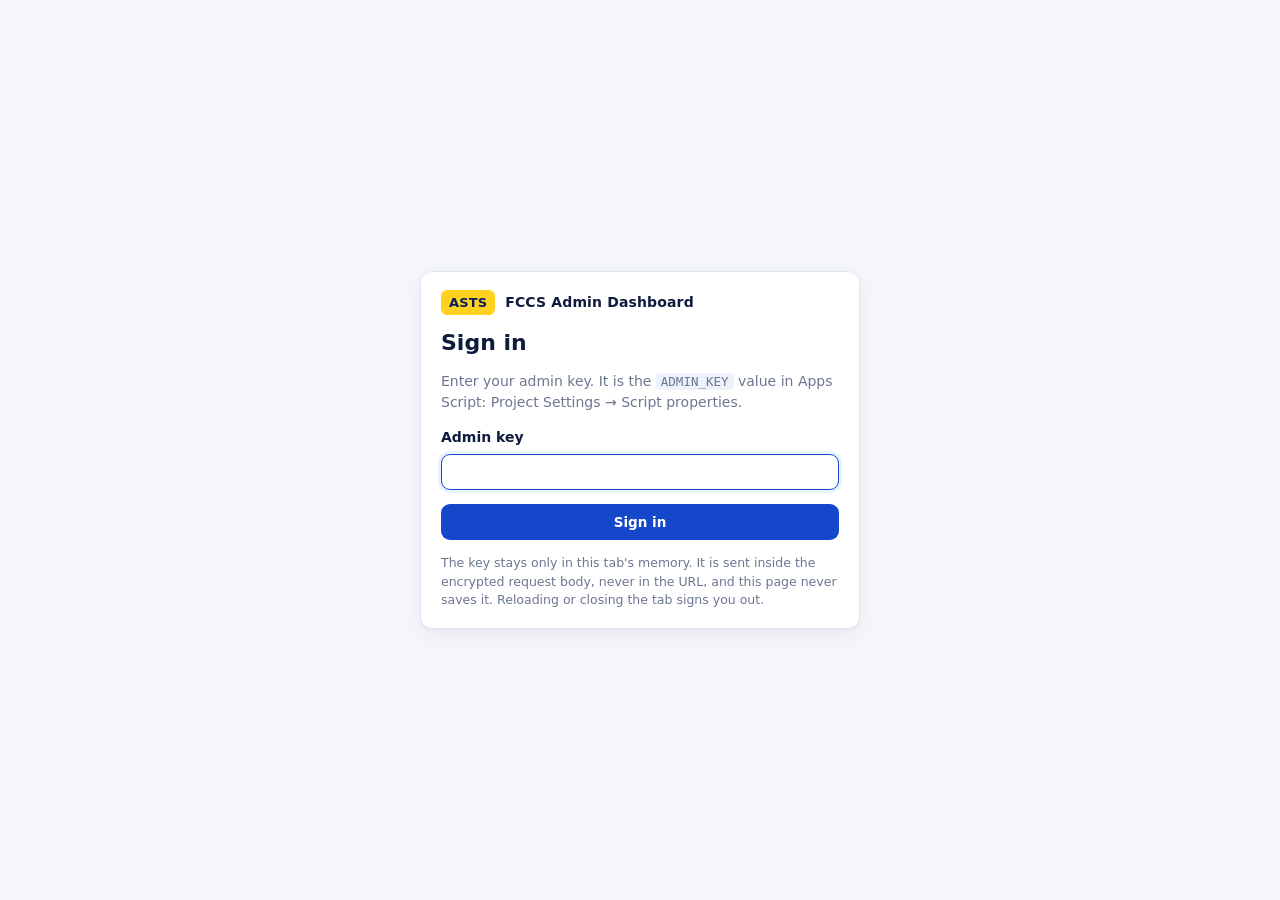
<file: admin/index.html>
<!DOCTYPE html>
<html lang="en">
<head>
<meta charset="UTF-8">
<meta name="viewport" content="width=device-width, initial-scale=1">
<meta name="robots" content="noindex, nofollow">
<meta name="referrer" content="no-referrer">
<!-- Only this folder's own files may run, and data may only come from Google Apps Script -->
<meta http-equiv="Content-Security-Policy" content="default-src 'none'; script-src 'self'; style-src 'self'; img-src 'self' data:; connect-src https://script.google.com https://script.googleusercontent.com; base-uri 'none'; form-action 'none'">
<title>ASTS FCCS Admin Dashboard</title>
<link rel="icon" href="data:image/svg+xml,%3Csvg xmlns='http://www.w3.org/2000/svg' viewBox='0 0 32 32'%3E%3Crect width='32' height='32' rx='7' fill='%230a1f5c'/%3E%3Crect x='7' y='17' width='4' height='8' rx='1' fill='%23ffd21f'/%3E%3Crect x='14' y='11' width='4' height='14' rx='1' fill='%23ffffff'/%3E%3Crect x='21' y='6' width='4' height='19' rx='1' fill='%23ffffff'/%3E%3C/svg%3E">
<link rel="stylesheet" href="admin.css">
<!-- The Apps Script /exec URL is set in config.js -->
<script src="config.js"></script>
<script src="admin.js" defer></script>
</head>
<body>

<p id="boot" class="boot">
  Loading the dashboard… If this message stays, open the page through http:// or https:// instead of
  double-clicking the file (see apps-script/README.md).
</p>

<!-- ===================== Not connected yet ===================== -->
<main id="setupView" class="center-view" hidden>
  <section class="card center-card">
    <div class="brand brand-dark"><span class="brand-mark">ASTS</span><span>FCCS Admin Dashboard</span></div>
    <h1>Connect the dashboard</h1>
    <p id="setupMessage">Paste the real Apps Script <strong>/exec</strong> URL into <code>admin/config.js</code>
      (<code>ADMIN_CONFIG.APPS_SCRIPT_URL</code>), then reload this page.</p>
    <p class="muted">It must be the same URL as <code>ASTS_CONFIG.APPS_SCRIPT_URL</code> in <code>index.html</code>.
      Step-by-step instructions: <code>apps-script/README.md</code>.</p>
  </section>
</main>

<!-- ===================== Sign in ===================== -->
<main id="loginView" class="center-view" hidden>
  <form id="loginForm" class="card center-card" novalidate>
    <div class="brand brand-dark"><span class="brand-mark">ASTS</span><span>FCCS Admin Dashboard</span></div>
    <h1>Sign in</h1>
    <p class="muted">Enter your admin key. It is the <code>ADMIN_KEY</code> value in Apps Script:
      Project Settings → Script properties.</p>
    <!-- Lets your browser's password manager remember the key if you choose -->
    <input class="visually-hidden" type="text" name="username" value="ASTS FCCS admin" autocomplete="username" tabindex="-1" aria-hidden="true" readonly>
    <label class="field-label" for="adminKey">Admin key</label>
    <input class="input" id="adminKey" name="password" type="password" autocomplete="current-password" spellcheck="false" required>
    <button class="btn btn-primary btn-block" id="loginBtn" type="submit">Sign in</button>
    <p class="form-error" id="loginError" role="alert" hidden></p>
    <p class="fine-print">The key stays only in this tab's memory. It is sent inside the encrypted request body,
      never in the URL, and this page never saves it. Reloading or closing the tab signs you out.</p>
  </form>
</main>

<!-- ===================== Dashboard ===================== -->
<div id="appView" hidden>
  <header class="topbar">
    <div class="wrap topbar-inner">
      <div class="brand"><span class="brand-mark">ASTS</span><span>FCCS Admin Dashboard</span></div>
      <div class="topbar-actions">
        <span class="last-updated" id="lastUpdated" aria-live="polite">Last Updated: —</span>
        <button type="button" class="btn btn-light" id="refreshBtn"><span class="spinner" aria-hidden="true"></span><span>Refresh</span></button>
        <button type="button" class="btn btn-ghost" id="signOutBtn">Sign out</button>
      </div>
    </div>
  </header>

  <div class="filters">
    <div class="wrap filters-inner">
      <div class="segmented" role="group" aria-label="Period" id="periods">
        <button type="button" data-period="today" aria-pressed="false">Today</button>
        <button type="button" data-period="yesterday" aria-pressed="false">Yesterday</button>
        <button type="button" data-period="7d" aria-pressed="false">Last 7 Days</button>
        <button type="button" data-period="30d" aria-pressed="false">Last 30 Days</button>
        <button type="button" data-period="all" aria-pressed="true">All Time</button>
        <button type="button" data-period="custom" aria-pressed="false">Custom</button>
      </div>
      <form class="custom-range" id="customRange" novalidate hidden>
        <label>From <input class="input" type="date" id="customFrom" required></label>
        <label>To <input class="input" type="date" id="customTo" required></label>
        <button class="btn btn-primary" type="submit">Apply</button>
      </form>
      <p class="period-label" id="periodLabel"></p>
    </div>
  </div>

  <main class="wrap content" id="content">
    <p class="banner" id="statusBanner" role="status" hidden></p>

    <div class="panel">
      <div class="kpi-grid" id="kpis"></div>

      <section class="card">
        <div class="card-head">
          <div>
            <h2>Registered leads</h2>
            <p class="card-sub" id="leadsSub"></p>
          </div>
          <button type="button" class="btn btn-light" id="exportBtn">Download CSV</button>
        </div>
        <div class="table-tools">
          <input class="input search" type="search" id="search" placeholder="Search name, phone, email, lead ID…" aria-label="Search leads">
          <select class="input" id="roleFilter" aria-label="Filter by role"></select>
          <select class="input" id="availabilityFilter" aria-label="Filter by availability"></select>
          <span class="table-count" id="tableCount"></span>
        </div>
        <div id="leadsTable"></div>
      </section>

      <section class="card">
        <h2>Who registered</h2>
        <p class="card-sub">Leads in the selected period. "(not set)" means the value was empty.</p>
        <div class="breakdown-grid" id="breakdowns"></div>
      </section>
    </div>
  </main>
</div>

</body>
</html>
</file>
<file: admin/admin.css>
/* ASTS FCCS Admin Dashboard: brand colours from the landing page (navy, blue, yellow) */

:root {
  color-scheme: light;
  --page: #f4f6fb;
  --surface: #ffffff;
  --surface-2: #f6f8fc;
  --surface-3: #eef2fa;
  --ink: #0f1b3d;
  --ink-2: #46526d;
  --muted: #6b7690;
  --line: #e2e7f2;
  --grid: #edf0f6;
  --axis: #c9d0df;
  --topbar: #0a1f5c;
  --topbar-ink: #ffffff;
  --topbar-muted: #b9c6ea;
  --accent: #1447c9;
  --accent-hover: #0f3aa6;
  --accent-soft: #eaf1ff;
  --accent-ink: #ffffff;
  --yellow: #ffd21f;
  --focus: #1447c9;

  /* Chart marks: one series per chart (validated: brand blue on white, >= 3:1) */
  --series: #1447c9;
  --series-wash: rgba(20, 71, 201, 0.10);
  --track: #eef2fa;

  /* Event types: categorical slots 1-4, always shown next to their name */
  --ev-1: #2a78d6;
  --ev-2: #eb6834;
  --ev-3: #1baf7a;
  --ev-4: #eda100;

  /* Status: always paired with an icon and a label */
  --good: #0ca30c;
  --good-ink: #006300;
  --good-soft: #e8f6e8;
  --warn: #fab219;
  --warn-ink: #7a4f00;
  --warn-soft: #fff5d9;
  --danger-ink: #a12828;
  --danger-soft: #fdecec;

  --shadow: 0 1px 2px rgba(15, 27, 61, 0.05), 0 6px 20px rgba(15, 27, 61, 0.05);
  --radius: 12px;
  --font: system-ui, -apple-system, "Segoe UI", Roboto, "Helvetica Neue", Arial, sans-serif;
}

@media (prefers-color-scheme: dark) {
  :root {
    color-scheme: dark;
    --page: #0b1020;
    --surface: #131a2e;
    --surface-2: #182038;
    --surface-3: #1e2843;
    --ink: #eef2fb;
    --ink-2: #b9c3da;
    --muted: #8d98b3;
    --line: #27314d;
    --grid: #202a44;
    --axis: #3a4566;
    --topbar: #0e1733;
    --topbar-muted: #9fb0db;
    --accent: #5b8def;
    --accent-hover: #7ea6f3;
    --accent-soft: #1b2a52;
    --accent-ink: #0b1020;
    --focus: #7ea6f3;
    --series: #5b8def;
    --series-wash: rgba(91, 141, 239, 0.16);
    --track: #1e2843;
    --ev-1: #3987e5;
    --ev-2: #d95926;
    --ev-3: #199e70;
    --ev-4: #c98500;
    --good-ink: #4cd24c;
    --good-soft: #10301a;
    --warn-ink: #fab219;
    --warn-soft: #33290d;
    --danger-ink: #f39a9a;
    --danger-soft: #3a1717;
    --shadow: none;
  }
}

*, *::before, *::after { box-sizing: border-box; }
[hidden] { display: none !important; }

html { -webkit-text-size-adjust: 100%; }
body {
  margin: 0;
  background: var(--page);
  color: var(--ink);
  font: 14px/1.5 var(--font);
}
h1, h2, h3 { margin: 0; line-height: 1.25; }
h1 { font-size: 22px; }
h2 { font-size: 16px; }
h3 { font-size: 14px; }
p { margin: 0; }
code {
  font: 12.5px ui-monospace, SFMono-Regular, Consolas, monospace;
  background: var(--surface-3);
  padding: 1px 5px;
  border-radius: 4px;
}
button, input, select { font: inherit; color: inherit; }
:focus-visible { outline: 2px solid var(--focus); outline-offset: 2px; }

.visually-hidden {
  position: absolute !important;
  width: 1px; height: 1px;
  overflow: hidden;
  clip: rect(0 0 0 0);
  white-space: nowrap;
  border: 0; padding: 0; margin: -1px;
}
.muted { color: var(--muted); }
.wrap { max-width: 1320px; margin: 0 auto; padding: 0 20px; }

.boot { max-width: 640px; margin: 64px auto; padding: 0 16px; color: var(--ink-2); }

/* ---------- Buttons & inputs ---------- */
.btn {
  display: inline-flex; align-items: center; justify-content: center; gap: 8px;
  min-height: 36px; padding: 0 14px;
  border: 1px solid transparent; border-radius: 9px;
  font-weight: 600; font-size: 13.5px; white-space: nowrap;
  cursor: pointer; transition: background .15s, border-color .15s, opacity .15s;
}
.btn:disabled { opacity: .55; cursor: default; }
.btn-primary { background: var(--accent); color: var(--accent-ink); }
.btn-primary:hover:not(:disabled) { background: var(--accent-hover); }
.btn-light { background: var(--surface); border-color: var(--line); color: var(--ink); }
.btn-light:hover:not(:disabled) { background: var(--surface-3); }
.btn-ghost { background: transparent; color: inherit; border-color: rgba(255, 255, 255, .28); }
.btn-ghost:hover { background: rgba(255, 255, 255, .1); }
.btn-sm { min-height: 30px; padding: 0 10px; font-size: 12.5px; }
.btn-block { width: 100%; }

.input {
  min-height: 36px; padding: 6px 10px;
  background: var(--surface); color: var(--ink);
  border: 1px solid var(--line); border-radius: 9px;
}
.input:focus { border-color: var(--accent); outline: none; box-shadow: 0 0 0 3px var(--accent-soft); }
select.input { padding-right: 28px; }

.spinner {
  display: none; width: 14px; height: 14px;
  border: 2px solid currentColor; border-right-color: transparent; border-radius: 50%;
  animation: spin .7s linear infinite;
}
.is-busy .spinner { display: inline-block; }
@keyframes spin { to { transform: rotate(360deg); } }
@media (prefers-reduced-motion: reduce) { .spinner { animation-duration: 2s; } }

/* ---------- Setup & sign-in ---------- */
.center-view { min-height: 100vh; display: grid; place-items: center; padding: 24px 16px; }
.center-card { width: 100%; max-width: 440px; display: grid; gap: 14px; padding: 28px; }
.field-label { font-weight: 600; margin-bottom: -8px; }
.form-error {
  color: var(--danger-ink); background: var(--danger-soft);
  padding: 8px 12px; border-radius: 8px; font-weight: 500;
}
.fine-print { font-size: 12.5px; color: var(--muted); }

.brand { display: flex; align-items: center; gap: 10px; font-weight: 700; letter-spacing: .01em; }
.brand-mark {
  background: var(--yellow); color: #0a1f5c;
  padding: 3px 8px; border-radius: 6px; font-weight: 800; font-size: 13px;
}
.brand-dark { color: var(--ink); }

/* ---------- Top bar, tabs, filters ---------- */
.topbar { background: var(--topbar); color: var(--topbar-ink); position: sticky; top: 0; z-index: 20; }
.topbar-inner { display: flex; align-items: center; gap: 16px 24px; min-height: 60px; flex-wrap: wrap; padding-top: 8px; padding-bottom: 8px; }
.tabs { display: flex; gap: 4px; overflow-x: auto; scrollbar-width: none; }
.tabs [role="tab"] {
  background: transparent; border: 0; color: var(--topbar-muted);
  padding: 8px 12px; border-radius: 8px; font-weight: 600; cursor: pointer; white-space: nowrap;
}
.tabs [role="tab"]:hover { color: var(--topbar-ink); background: rgba(255, 255, 255, .08); }
.tabs [role="tab"][aria-selected="true"] { color: #0a1f5c; background: var(--yellow); }
.topbar-actions { margin-left: auto; display: flex; align-items: center; gap: 10px; flex-wrap: wrap; }
.last-updated { font-size: 12.5px; color: var(--topbar-muted); font-variant-numeric: tabular-nums; }
.topbar .btn-light { background: #ffffff; color: #0a1f5c; border-color: transparent; }
.topbar .btn-light:hover:not(:disabled) { background: #e8eefc; }

.filters { background: var(--surface); border-bottom: 1px solid var(--line); }
.filters-inner { display: flex; align-items: center; gap: 10px 16px; flex-wrap: wrap; padding-top: 12px; padding-bottom: 12px; }
.segmented { display: flex; flex-wrap: wrap; gap: 4px; background: var(--surface-3); padding: 4px; border-radius: 11px; }
.segmented button {
  border: 0; background: transparent; color: var(--ink-2);
  padding: 6px 12px; border-radius: 8px; font-weight: 600; font-size: 13px; cursor: pointer;
}
.segmented button:hover { background: var(--surface); color: var(--ink); }
.segmented button[aria-pressed="true"] { background: var(--surface); color: var(--accent); box-shadow: 0 1px 3px rgba(15, 27, 61, .12); }
.custom-range { display: flex; align-items: center; gap: 8px; flex-wrap: wrap; }
.custom-range label { display: flex; align-items: center; gap: 6px; color: var(--ink-2); font-weight: 600; font-size: 13px; }
.period-label { color: var(--muted); font-size: 13px; }

/* ---------- Content ---------- */
.content { padding-top: 20px; padding-bottom: 48px; transition: opacity .2s; }
.is-loading .content { opacity: .55; }
.panel { display: grid; gap: 16px; }
.banner { padding: 10px 14px; border-radius: 10px; background: var(--danger-soft); color: var(--danger-ink); font-weight: 500; margin-bottom: 16px; }

.card {
  background: var(--surface); border: 1px solid var(--line); border-radius: var(--radius);
  box-shadow: var(--shadow); padding: 18px 20px; min-width: 0;
}
.card > h2 + .card-sub, .card-head .card-sub { margin-top: 2px; }
.card-sub { color: var(--muted); font-size: 13px; margin-bottom: 14px; }
.card-head { display: flex; align-items: flex-start; justify-content: space-between; gap: 12px; flex-wrap: wrap; }
.card-head .card-sub { margin-bottom: 14px; }
.grid-2 { display: grid; gap: 16px; grid-template-columns: repeat(auto-fit, minmax(340px, 1fr)); }
.empty { color: var(--muted); padding: 18px 0; }

/* KPI tiles */
.kpi-grid { display: grid; gap: 12px; grid-template-columns: repeat(4, minmax(0, 1fr)); }
.kpi { padding: 16px 18px; display: grid; gap: 2px; }
.kpi-label { color: var(--ink-2); font-weight: 600; font-size: 13px; display: flex; align-items: center; gap: 8px; }
.kpi-value { font-size: 30px; font-weight: 700; letter-spacing: -.01em; line-height: 1.2; }
.kpi-caption { color: var(--muted); font-size: 12.5px; }

/* Lead status */
.status-tiles { display: grid; gap: 12px; grid-template-columns: repeat(auto-fit, minmax(170px, 1fr)); }
.status-tile { border: 1px solid var(--line); border-radius: 10px; padding: 14px 16px; display: grid; gap: 4px; }
.status-pill {
  justify-self: start; display: inline-flex; align-items: center; gap: 6px;
  padding: 2px 10px; border-radius: 999px; font-size: 12px; font-weight: 700; letter-spacing: .02em;
}
.status-good { background: var(--good-soft); color: var(--good-ink); }
.status-warn { background: var(--warn-soft); color: var(--warn-ink); }
.status-value { font-size: 26px; font-weight: 700; }
.status-note { color: var(--muted); font-size: 12.5px; }

/* Horizontal bars (funnel and breakdowns): thin bars, rounded data end, square at the baseline */
.bars { list-style: none; margin: 0; padding: 0; display: grid; gap: 12px; }
.bar-row { display: grid; grid-template-columns: minmax(90px, 38%) 1fr auto; align-items: center; gap: 10px; }
.bar-label { color: var(--ink-2); font-size: 13px; overflow-wrap: anywhere; }
.bar-track { height: 12px; background: var(--track); border-radius: 0 4px 4px 0; overflow: hidden; }
.bar-fill { display: block; height: 100%; background: var(--series); border-radius: 0 4px 4px 0; }
.bar-row.is-other .bar-fill { background: var(--axis); }
.bar-row:hover .bar-label { color: var(--ink); }
.bar-value { font-weight: 700; font-size: 13px; text-align: right; font-variant-numeric: tabular-nums; white-space: nowrap; }
.bar-value small { color: var(--muted); font-weight: 500; margin-left: 4px; }

.breakdown-grid { display: grid; gap: 16px; grid-template-columns: repeat(2, minmax(0, 1fr)); }
.breakdown { border: 1px solid var(--line); border-radius: 10px; padding: 14px 16px; }
.breakdown h3 { margin-bottom: 12px; }

/* Tables */
.table-tools { display: flex; align-items: center; gap: 8px 10px; flex-wrap: wrap; margin-bottom: 12px; }
.table-tools .search { flex: 1 1 240px; max-width: 420px; }
.table-count { color: var(--muted); font-size: 13px; margin-left: auto; }
.table-scroll { overflow-x: auto; border: 1px solid var(--line); border-radius: 10px; }
.data-table { width: 100%; border-collapse: collapse; font-size: 13px; }
/* One line per cell: wide tables scroll sideways inside their card instead of squeezing */
.data-table th, .data-table td { padding: 9px 12px; text-align: left; border-bottom: 1px solid var(--line); vertical-align: top; white-space: nowrap; }
.data-table thead th { background: var(--surface-2); position: sticky; top: 0; z-index: 1; white-space: nowrap; }
.data-table tbody tr:last-child td { border-bottom: 0; }
.data-table tbody tr:hover td { background: var(--surface-2); }
.data-table .num { text-align: right; font-variant-numeric: tabular-nums; white-space: nowrap; }
.data-table td.nowrap { white-space: nowrap; }
.data-table td.clip { max-width: 220px; overflow: hidden; text-overflow: ellipsis; white-space: nowrap; }
.data-table td.mono { font-family: ui-monospace, SFMono-Regular, Consolas, monospace; font-size: 12px; }
.data-table td.muted { color: var(--muted); }
.data-table .empty-cell { text-align: center; color: var(--muted); padding: 22px 12px; }
.sort {
  display: inline-flex; align-items: center; gap: 6px;
  background: none; border: 0; padding: 0; cursor: pointer;
  font-weight: 700; color: var(--ink-2); font-size: 12.5px;
}
.sort:hover, .sort.active { color: var(--ink); }
.sort-mark { font-size: 10px; color: var(--muted); }
.sort.active .sort-mark { color: var(--accent); }
.num .sort { flex-direction: row-reverse; }
.pager { display: flex; align-items: center; justify-content: space-between; gap: 10px; flex-wrap: wrap; margin-top: 12px; }
.pager-info { color: var(--muted); font-size: 13px; font-variant-numeric: tabular-nums; }
.pager-buttons { display: flex; gap: 8px; }

/* Availability answer: always shown as words, the colour only supports them */
.pill { display: inline-block; padding: 2px 10px; border-radius: 999px; font-size: 12px; font-weight: 700; }
.pill-yes { background: var(--good-soft); color: var(--good-ink); }
.pill-no { background: var(--warn-soft); color: var(--warn-ink); }
.pill-other { background: var(--surface-3); color: var(--ink-2); }
.data-table td a { color: var(--accent); text-decoration: none; }
.data-table td a:hover { text-decoration: underline; }
.breakdown-grid { grid-template-columns: repeat(3, minmax(0, 1fr)); }

/* Narrower screens: brand and actions on the first row, tabs below; the bar scrolls away */
@media (max-width: 1099px) {
  .topbar { position: static; }
  .topbar-actions { order: 2; }
  .tabs { order: 3; flex: 1 1 100%; }
}

@media (max-width: 1000px) {
  .kpi-grid { grid-template-columns: repeat(2, minmax(0, 1fr)); }
  .breakdown-grid { grid-template-columns: minmax(0, 1fr); }
}

@media (max-width: 720px) {
  .wrap { padding: 0 16px; }
  .topbar-actions { margin-left: 0; width: 100%; }
  .last-updated { flex: 1 1 auto; }
  .kpi-value { font-size: 24px; }
  .card { padding: 16px; }
  .grid-2 { grid-template-columns: minmax(0, 1fr); }
  .bar-row { grid-template-columns: minmax(80px, 34%) 1fr auto; }
  .table-count { margin-left: 0; }
}
</file>
